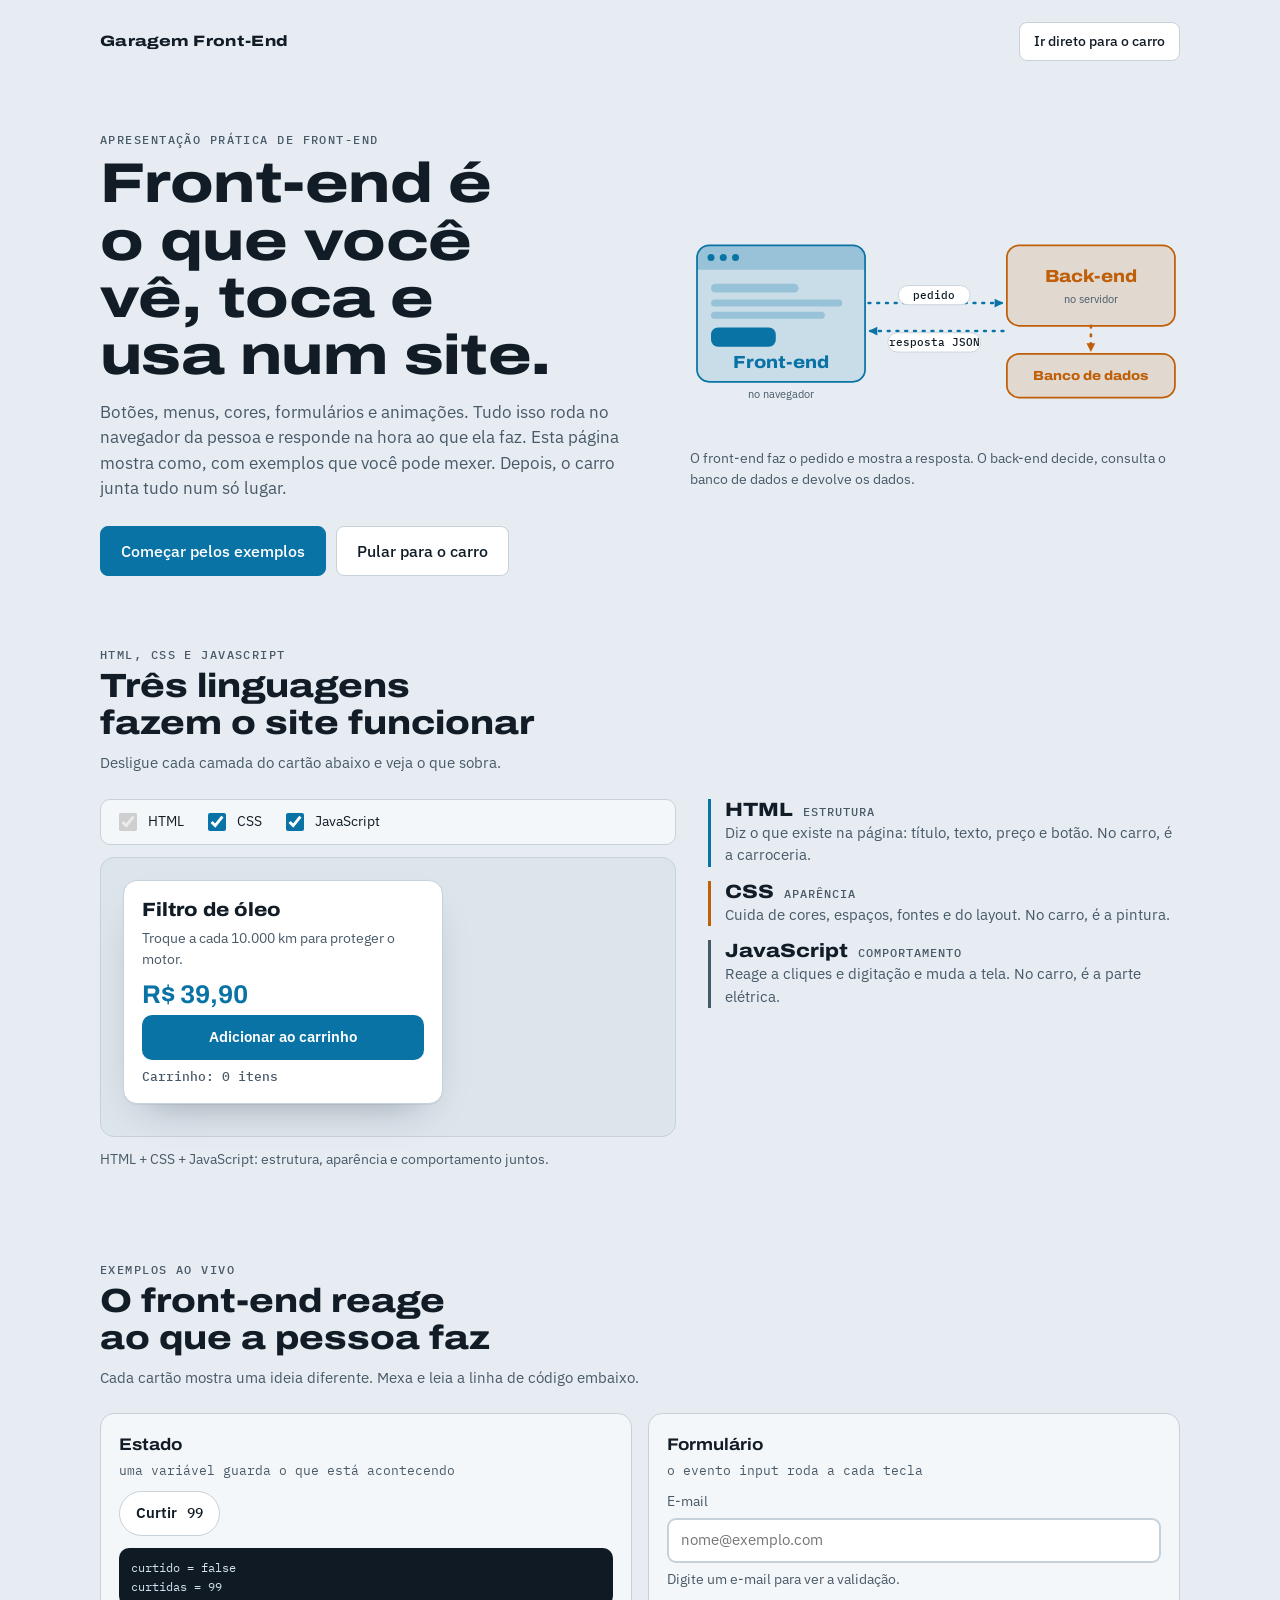
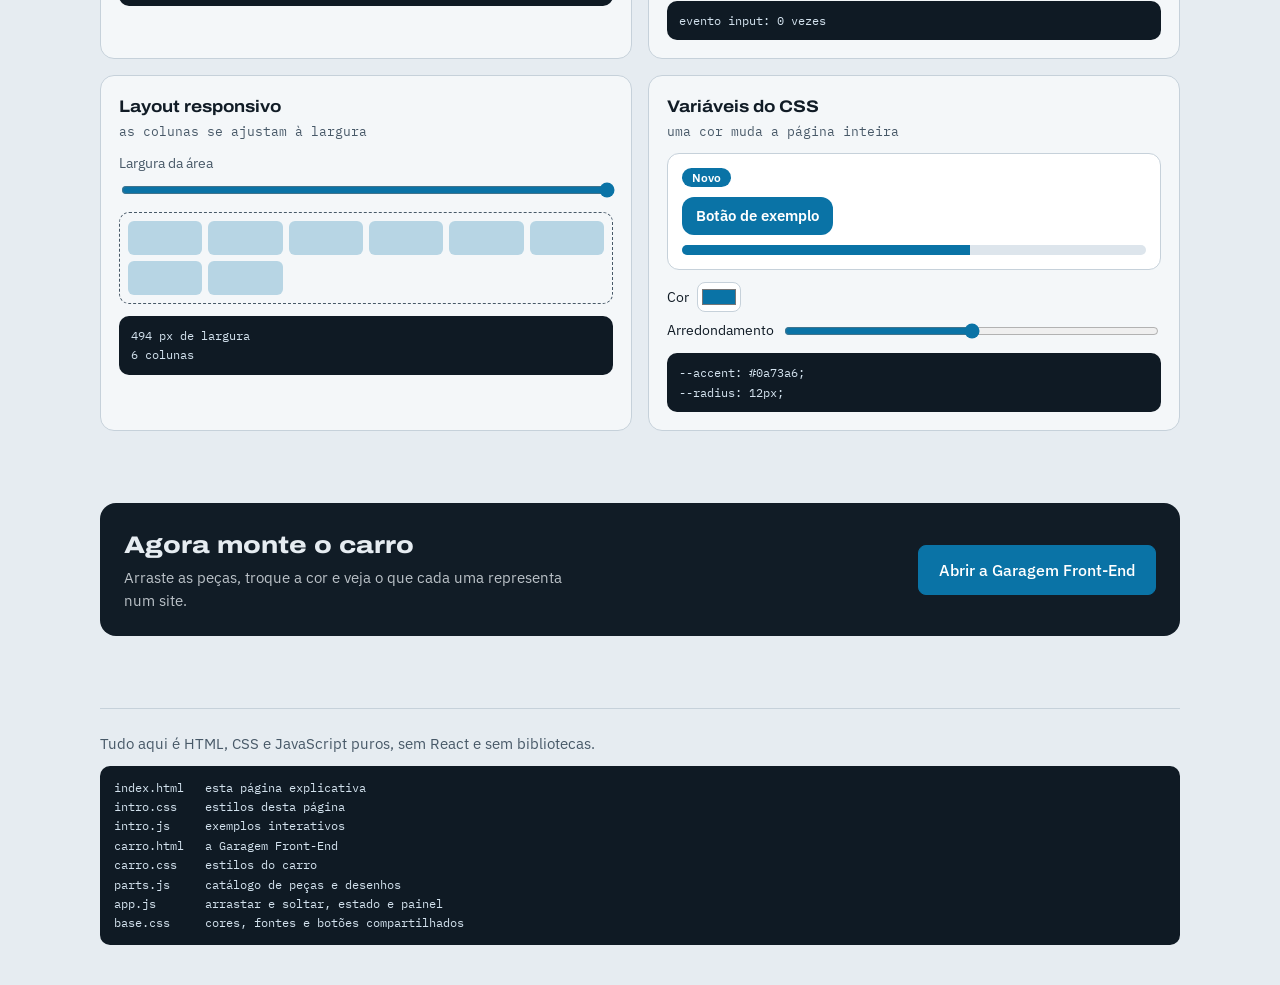
<file: index.html>
<!doctype html><html><head><meta charset=utf8><meta name=viewport content="width=device-width,initial-scale=1,viewport-fit=cover"><style>:root{color-scheme:light;box-sizing:border-box;padding-top:env(safe-area-inset-top,0px);padding-bottom:env(safe-area-inset-bottom,0px)}html{scroll-padding-top:env(safe-area-inset-top,0px)}body{margin:0;padding:0;font:14px -apple-system,BlinkMacSystemFont,sans-serif;background:#fff;color:#000}img{max-width:100%}[hidden]:not([hidden=until-found i]){display:none!important}</style></head><body>
<title>Garagem Front-End</title>
<link rel="preconnect" href="https://fonts.googleapis.com">
<link rel="preconnect" href="https://fonts.gstatic.com" crossorigin>
<link rel="stylesheet" href="https://fonts.googleapis.com/css2?family=Archivo:wdth,wght@100..125,500..900&family=IBM+Plex+Mono:wght@400;500&family=IBM+Plex+Sans:wght@400;500;600&display=swap">
<link rel="stylesheet" href="base.css">
<link rel="stylesheet" href="intro.css">
<div class="wrap">

  <header class="nav">
    <span class="brand">Garagem Front-End</span>
    <a class="btn" href="carro.html">Ir direto para o carro</a>
  </header>

  <section class="hero" aria-labelledby="h-hero">
    <div class="hero-text">
      <p class="eyebrow">Apresentação prática de front-end</p>
      <h1 id="h-hero">Front-end é o que você vê, toca e usa num site.</h1>
      <p class="lede">Botões, menus, cores, formulários e animações. Tudo isso roda no navegador da pessoa e responde na hora ao que ela faz. Esta página mostra como, com exemplos que você pode mexer. Depois, o carro junta tudo num só lugar.</p>
      <div class="hero-actions">
        <a class="btn primary big" href="#camadas">Começar pelos exemplos</a>
        <a class="btn big" href="carro.html">Pular para o carro</a>
      </div>
    </div>
    <figure class="diagram">
      <svg viewBox="0 0 560 250" role="img" aria-label="O navegador, que é o front-end, faz pedidos ao servidor, que é o back-end. O servidor consulta o banco de dados e devolve a resposta.">
        <rect class="dg-fe" x="8" y="30" width="192" height="156" rx="14"/>
        <path class="dg-fe-bar" d="M8 44 Q8 30 22 30 L186 30 Q200 30 200 44 L200 58 L8 58 Z"/>
        <circle class="dg-dot" cx="24" cy="44" r="4"/><circle class="dg-dot" cx="38" cy="44" r="4"/><circle class="dg-dot" cx="52" cy="44" r="4"/>
        <rect class="dg-ui" x="24" y="74" width="100" height="10" rx="5"/>
        <rect class="dg-ui" x="24" y="92" width="150" height="8" rx="4"/>
        <rect class="dg-ui" x="24" y="106" width="130" height="8" rx="4"/>
        <rect class="dg-btn" x="24" y="124" width="74" height="22" rx="8"/>
        <text class="dg-lab-fe" x="104" y="170" text-anchor="middle">Front-end</text>
        <text class="dg-sub" x="104" y="205" text-anchor="middle">no navegador</text>

        <path class="dg-line" d="M204 96 L358 96"/><path class="dg-head" d="M358 96 L348 91 L348 101 Z"/>
        <path class="dg-line" d="M358 128 L204 128"/><path class="dg-head" d="M204 128 L214 123 L214 133 Z"/>
        <rect class="dg-chip" x="238" y="76" width="82" height="22" rx="11"/>
        <text class="dg-chip-t" x="279" y="91" text-anchor="middle">pedido</text>
        <rect class="dg-chip" x="226" y="130" width="106" height="22" rx="11"/>
        <text class="dg-chip-t" x="279" y="145" text-anchor="middle">resposta JSON</text>

        <rect class="dg-be" x="362" y="30" width="192" height="92" rx="14"/>
        <text class="dg-lab-be" x="458" y="72" text-anchor="middle">Back-end</text>
        <text class="dg-sub" x="458" y="96" text-anchor="middle">no servidor</text>
        <path class="dg-line be" d="M458 122 L458 146"/><path class="dg-head be" d="M458 152 L453 142 L463 142 Z"/>
        <rect class="dg-be" x="362" y="154" width="192" height="50" rx="14"/>
        <text class="dg-lab-be small" x="458" y="184" text-anchor="middle">Banco de dados</text>
      </svg>
      <figcaption>O front-end faz o pedido e mostra a resposta. O back-end decide, consulta o banco de dados e devolve os dados.</figcaption>
    </figure>
  </section>

  <section class="block" id="camadas" aria-labelledby="h-cam">
    <div class="sec-head">
      <p class="eyebrow">HTML, CSS e JavaScript</p>
      <h2 id="h-cam">Três linguagens fazem o site funcionar</h2>
      <p>Desligue cada camada do cartão abaixo e veja o que sobra.</p>
    </div>
    <div class="lab-grid">
      <div class="lab" id="lab" data-css="on" data-js="on">
        <div class="lab-controls" role="group" aria-label="Camadas ligadas">
          <label class="sw"><input type="checkbox" checked disabled> HTML</label>
          <label class="sw"><input type="checkbox" id="t-css" checked> CSS</label>
          <label class="sw"><input type="checkbox" id="t-js" checked> JavaScript</label>
        </div>
        <div class="lab-stage">
          <article class="prod">
            <h3>Filtro de óleo</h3>
            <p class="desc">Troque a cada 10.000 km para proteger o motor.</p>
            <p class="price">R$ 39,90</p>
            <button type="button" class="buy" id="buy">Adicionar ao carrinho</button>
            <p class="cart" id="cart-msg" aria-live="polite">Carrinho: 0 itens</p>
          </article>
        </div>
        <p class="lab-note" id="lab-note"></p>
      </div>
      <ul class="layers">
        <li><div class="layer-head"><b>HTML</b><span>estrutura</span></div><p>Diz o que existe na página: título, texto, preço e botão. No carro, é a carroceria.</p></li>
        <li><div class="layer-head"><b>CSS</b><span>aparência</span></div><p>Cuida de cores, espaços, fontes e do layout. No carro, é a pintura.</p></li>
        <li><div class="layer-head"><b>JavaScript</b><span>comportamento</span></div><p>Reage a cliques e digitação e muda a tela. No carro, é a parte elétrica.</p></li>
      </ul>
    </div>
  </section>

  <section class="block" id="vivo" aria-labelledby="h-vivo">
    <div class="sec-head">
      <p class="eyebrow">Exemplos ao vivo</p>
      <h2 id="h-vivo">O front-end reage ao que a pessoa faz</h2>
      <p>Cada cartão mostra uma ideia diferente. Mexa e leia a linha de código embaixo.</p>
    </div>
    <div class="demos">

      <article class="card demo">
        <h3>Estado</h3>
        <p class="tagline">uma variável guarda o que está acontecendo</p>
        <div><button type="button" class="like" id="like" aria-pressed="false"><span id="like-label">Curtir</span><b id="like-n">12</b></button></div>
        <pre class="mini"><code id="like-state"></code></pre>
      </article>

      <article class="card demo">
        <h3>Formulário</h3>
        <p class="tagline">o evento input roda a cada tecla</p>
        <div class="field" id="mail-field" data-state="idle">
          <label for="mail">E-mail</label>
          <input id="mail" type="text" inputmode="email" autocomplete="off" spellcheck="false" placeholder="nome@exemplo.com" aria-describedby="mail-msg">
          <p class="field-msg" id="mail-msg" aria-live="polite">Digite um e-mail para ver a validação.</p>
        </div>
        <pre class="mini"><code id="mail-count">evento input: 0 vezes</code></pre>
      </article>

      <article class="card demo">
        <h3>Layout responsivo</h3>
        <p class="tagline">as colunas se ajustam à largura</p>
        <div class="field">
          <label for="rng">Largura da área</label>
          <input id="rng" type="range" min="25" max="100" value="100">
        </div>
        <div class="resp-outer">
          <div class="resp-box" id="resp-box"><div class="resp-grid" id="resp-grid"><i></i><i></i><i></i><i></i><i></i><i></i><i></i><i></i></div></div>
        </div>
        <pre class="mini"><code id="rng-label"></code></pre>
      </article>

      <article class="card demo">
        <h3>Variáveis do CSS</h3>
        <p class="tagline">uma cor muda a página inteira</p>
        <div class="pv" id="pv">
          <span class="pv-badge">Novo</span>
          <button type="button" class="pv-btn" tabindex="-1">Botão de exemplo</button>
          <div class="pv-bar"><i></i></div>
        </div>
        <div class="pv-controls">
          <label class="inline">Cor <input type="color" id="pv-color" value="#0a73a6"></label>
          <label class="inline">Arredondamento <input type="range" id="pv-radius" min="0" max="24" value="12"></label>
        </div>
        <pre class="mini"><code id="pv-code"></code></pre>
      </article>
    </div>
  </section>
  
  <section class="block" id="carro" aria-labelledby="h-car">

    <div class="cta">
      <div>
        <h3>Agora monte o carro</h3>
        <p>Arraste as peças, troque a cor e veja o que cada uma representa num site.</p>
      </div>
      <a class="btn primary big" href="carro.html">Abrir a Garagem Front-End</a>
    </div>
  </section>

  <footer class="foot">
    <p>Tudo aqui é HTML, CSS e JavaScript puros, sem React e sem bibliotecas.</p>
    <pre><code>index.html   esta página explicativa
intro.css    estilos desta página
intro.js     exemplos interativos
carro.html   a Garagem Front-End
carro.css    estilos do carro
parts.js     catálogo de peças e desenhos
app.js       arrastar e soltar, estado e painel
base.css     cores, fontes e botões compartilhados</code></pre>
  </footer>

</div>
<script src="intro.js"></script>

</body></html>
</file>
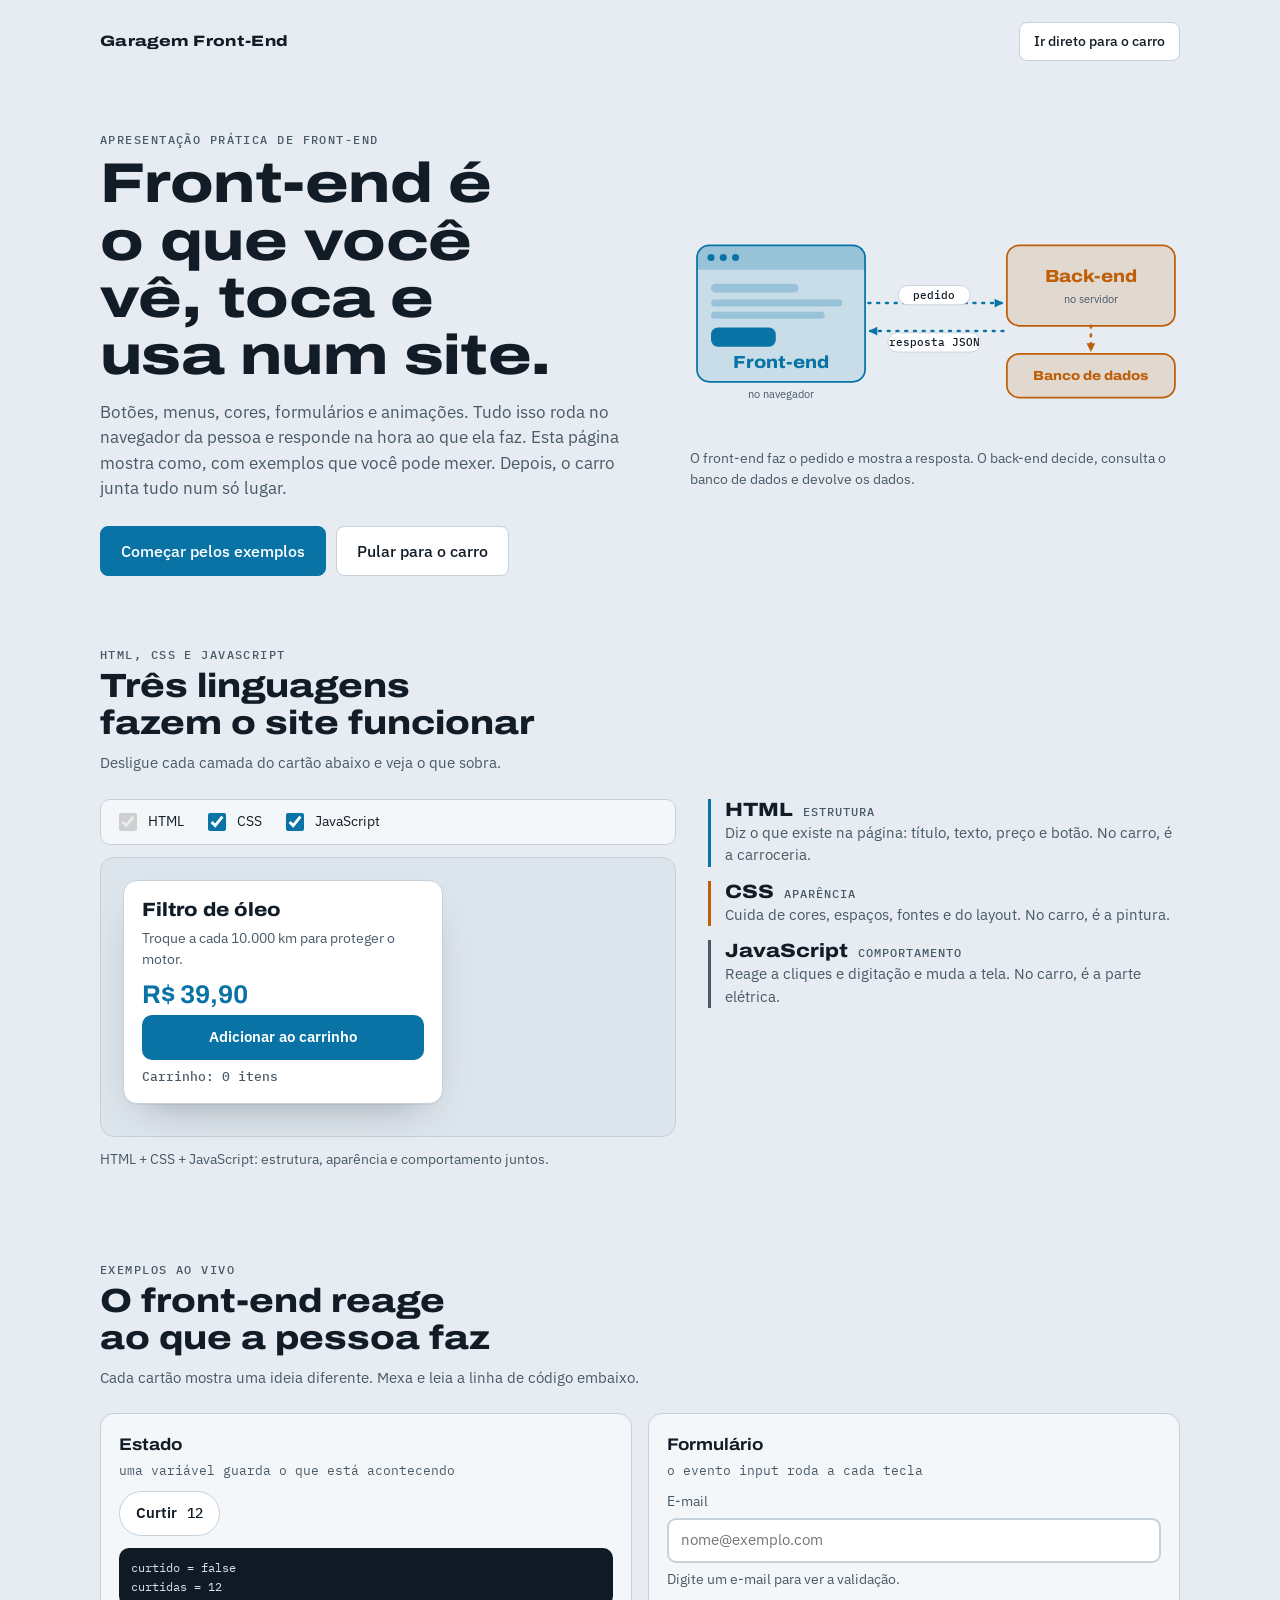
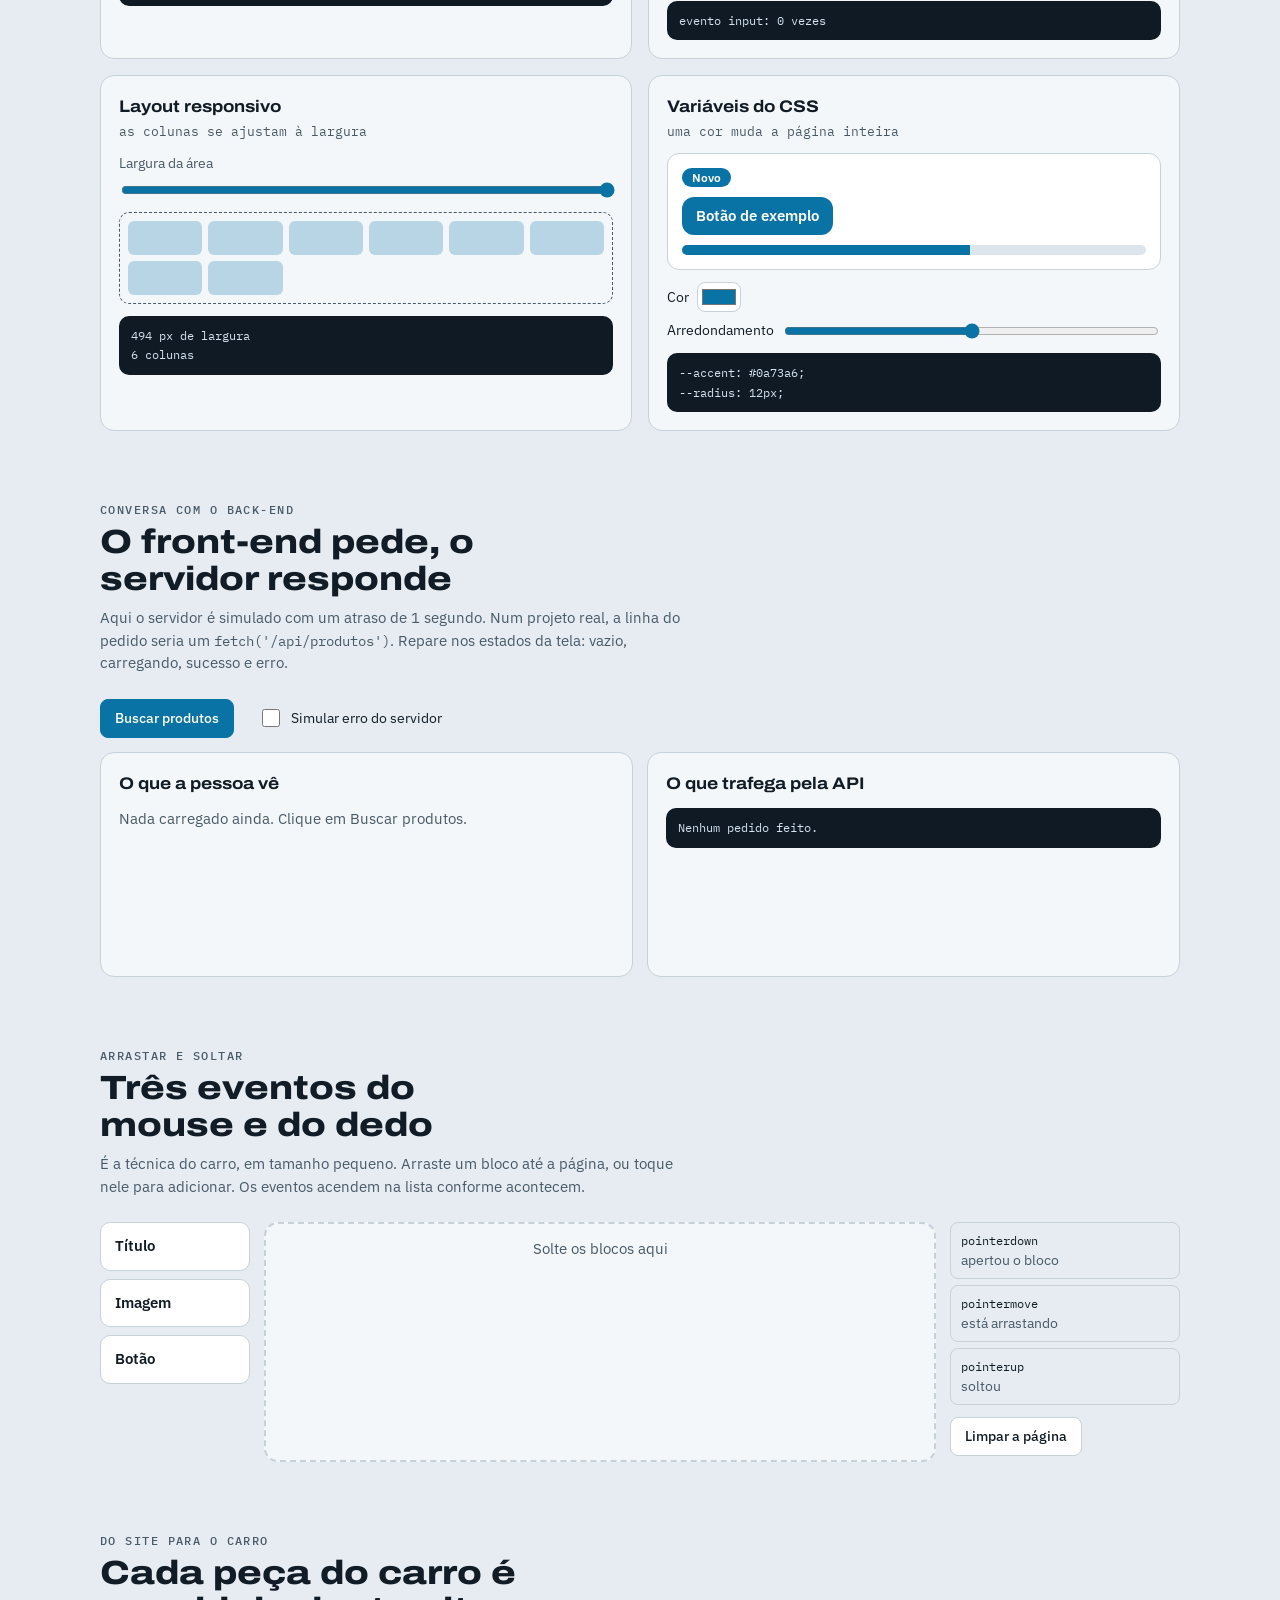
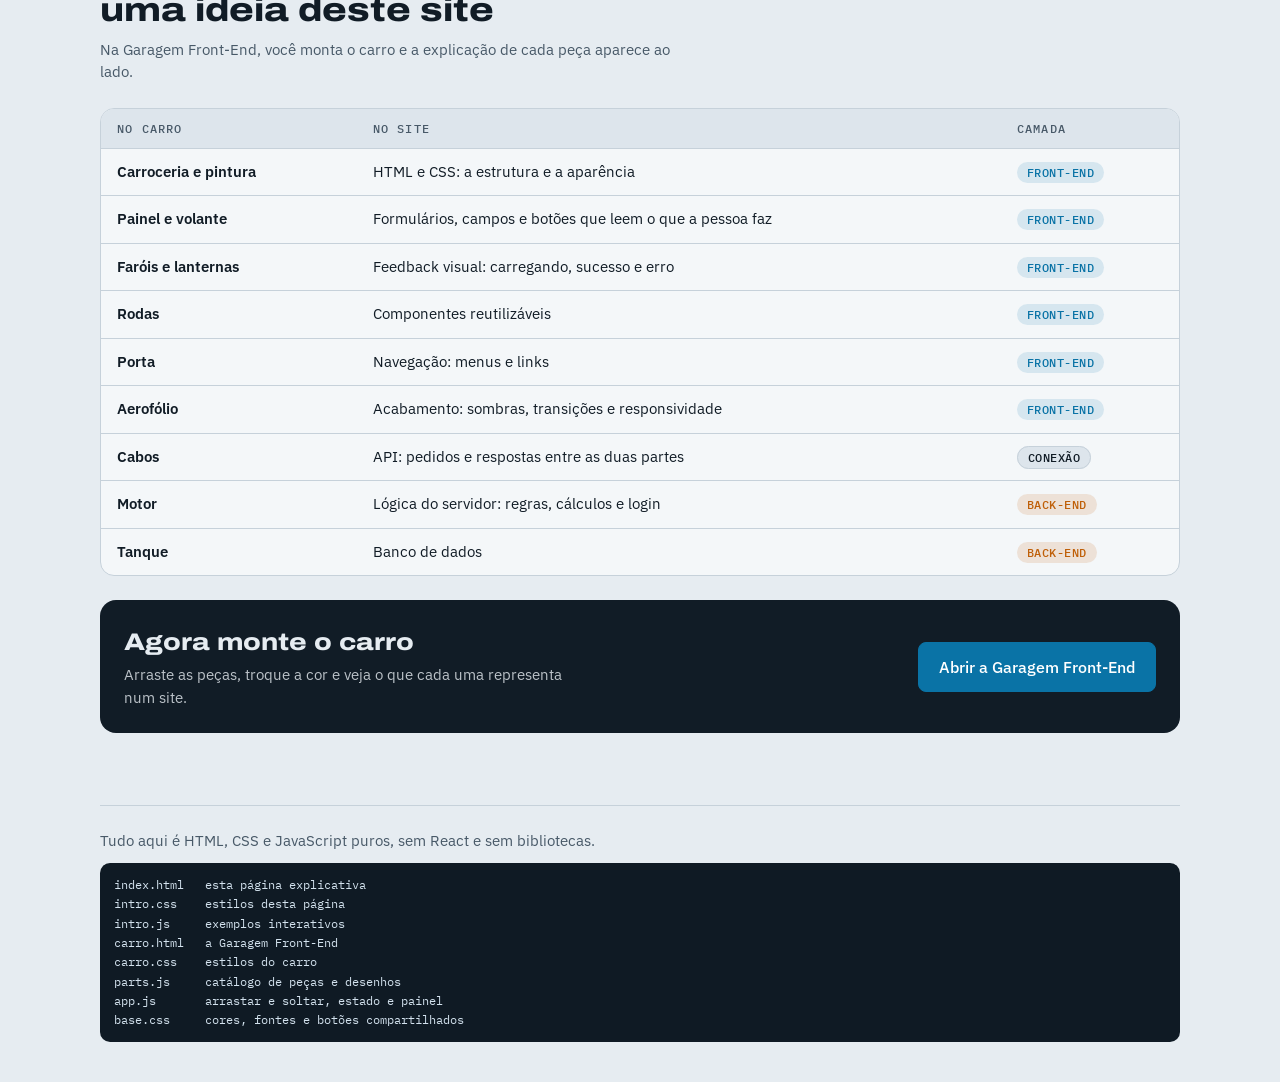
<file: Garagem Front-End (1)/index.html>
<!doctype html><html><head><meta charset=utf8><meta name=viewport content="width=device-width,initial-scale=1,viewport-fit=cover"><style>:root{color-scheme:light;box-sizing:border-box;padding-top:env(safe-area-inset-top,0px);padding-bottom:env(safe-area-inset-bottom,0px)}html{scroll-padding-top:env(safe-area-inset-top,0px)}body{margin:0;padding:0;font:14px -apple-system,BlinkMacSystemFont,sans-serif;background:#fff;color:#000}img{max-width:100%}[hidden]:not([hidden=until-found i]){display:none!important}</style></head><body>
<title>Garagem Front-End</title>
<link rel="preconnect" href="https://fonts.googleapis.com">
<link rel="preconnect" href="https://fonts.gstatic.com" crossorigin>
<link rel="stylesheet" href="https://fonts.googleapis.com/css2?family=Archivo:wdth,wght@100..125,500..900&family=IBM+Plex+Mono:wght@400;500&family=IBM+Plex+Sans:wght@400;500;600&display=swap">
<link rel="stylesheet" href="base.css">
<link rel="stylesheet" href="intro.css">
<div class="wrap">

  <header class="nav">
    <span class="brand">Garagem Front-End</span>
    <a class="btn" href="carro.html">Ir direto para o carro</a>
  </header>

  <section class="hero" aria-labelledby="h-hero">
    <div class="hero-text">
      <p class="eyebrow">Apresentação prática de front-end</p>
      <h1 id="h-hero">Front-end é o que você vê, toca e usa num site.</h1>
      <p class="lede">Botões, menus, cores, formulários e animações. Tudo isso roda no navegador da pessoa e responde na hora ao que ela faz. Esta página mostra como, com exemplos que você pode mexer. Depois, o carro junta tudo num só lugar.</p>
      <div class="hero-actions">
        <a class="btn primary big" href="#camadas">Começar pelos exemplos</a>
        <a class="btn big" href="carro.html">Pular para o carro</a>
      </div>
    </div>
    <figure class="diagram">
      <svg viewBox="0 0 560 250" role="img" aria-label="O navegador, que é o front-end, faz pedidos ao servidor, que é o back-end. O servidor consulta o banco de dados e devolve a resposta.">
        <rect class="dg-fe" x="8" y="30" width="192" height="156" rx="14"/>
        <path class="dg-fe-bar" d="M8 44 Q8 30 22 30 L186 30 Q200 30 200 44 L200 58 L8 58 Z"/>
        <circle class="dg-dot" cx="24" cy="44" r="4"/><circle class="dg-dot" cx="38" cy="44" r="4"/><circle class="dg-dot" cx="52" cy="44" r="4"/>
        <rect class="dg-ui" x="24" y="74" width="100" height="10" rx="5"/>
        <rect class="dg-ui" x="24" y="92" width="150" height="8" rx="4"/>
        <rect class="dg-ui" x="24" y="106" width="130" height="8" rx="4"/>
        <rect class="dg-btn" x="24" y="124" width="74" height="22" rx="8"/>
        <text class="dg-lab-fe" x="104" y="170" text-anchor="middle">Front-end</text>
        <text class="dg-sub" x="104" y="205" text-anchor="middle">no navegador</text>

        <path class="dg-line" d="M204 96 L358 96"/><path class="dg-head" d="M358 96 L348 91 L348 101 Z"/>
        <path class="dg-line" d="M358 128 L204 128"/><path class="dg-head" d="M204 128 L214 123 L214 133 Z"/>
        <rect class="dg-chip" x="238" y="76" width="82" height="22" rx="11"/>
        <text class="dg-chip-t" x="279" y="91" text-anchor="middle">pedido</text>
        <rect class="dg-chip" x="226" y="130" width="106" height="22" rx="11"/>
        <text class="dg-chip-t" x="279" y="145" text-anchor="middle">resposta JSON</text>

        <rect class="dg-be" x="362" y="30" width="192" height="92" rx="14"/>
        <text class="dg-lab-be" x="458" y="72" text-anchor="middle">Back-end</text>
        <text class="dg-sub" x="458" y="96" text-anchor="middle">no servidor</text>
        <path class="dg-line be" d="M458 122 L458 146"/><path class="dg-head be" d="M458 152 L453 142 L463 142 Z"/>
        <rect class="dg-be" x="362" y="154" width="192" height="50" rx="14"/>
        <text class="dg-lab-be small" x="458" y="184" text-anchor="middle">Banco de dados</text>
      </svg>
      <figcaption>O front-end faz o pedido e mostra a resposta. O back-end decide, consulta o banco de dados e devolve os dados.</figcaption>
    </figure>
  </section>

  <section class="block" id="camadas" aria-labelledby="h-cam">
    <div class="sec-head">
      <p class="eyebrow">HTML, CSS e JavaScript</p>
      <h2 id="h-cam">Três linguagens fazem o site funcionar</h2>
      <p>Desligue cada camada do cartão abaixo e veja o que sobra.</p>
    </div>
    <div class="lab-grid">
      <div class="lab" id="lab" data-css="on" data-js="on">
        <div class="lab-controls" role="group" aria-label="Camadas ligadas">
          <label class="sw"><input type="checkbox" checked disabled> HTML</label>
          <label class="sw"><input type="checkbox" id="t-css" checked> CSS</label>
          <label class="sw"><input type="checkbox" id="t-js" checked> JavaScript</label>
        </div>
        <div class="lab-stage">
          <article class="prod">
            <h3>Filtro de óleo</h3>
            <p class="desc">Troque a cada 10.000 km para proteger o motor.</p>
            <p class="price">R$ 39,90</p>
            <button type="button" class="buy" id="buy">Adicionar ao carrinho</button>
            <p class="cart" id="cart-msg" aria-live="polite">Carrinho: 0 itens</p>
          </article>
        </div>
        <p class="lab-note" id="lab-note"></p>
      </div>
      <ul class="layers">
        <li><div class="layer-head"><b>HTML</b><span>estrutura</span></div><p>Diz o que existe na página: título, texto, preço e botão. No carro, é a carroceria.</p></li>
        <li><div class="layer-head"><b>CSS</b><span>aparência</span></div><p>Cuida de cores, espaços, fontes e do layout. No carro, é a pintura.</p></li>
        <li><div class="layer-head"><b>JavaScript</b><span>comportamento</span></div><p>Reage a cliques e digitação e muda a tela. No carro, é a parte elétrica.</p></li>
      </ul>
    </div>
  </section>

  <section class="block" id="vivo" aria-labelledby="h-vivo">
    <div class="sec-head">
      <p class="eyebrow">Exemplos ao vivo</p>
      <h2 id="h-vivo">O front-end reage ao que a pessoa faz</h2>
      <p>Cada cartão mostra uma ideia diferente. Mexa e leia a linha de código embaixo.</p>
    </div>
    <div class="demos">

      <article class="card demo">
        <h3>Estado</h3>
        <p class="tagline">uma variável guarda o que está acontecendo</p>
        <div><button type="button" class="like" id="like" aria-pressed="false"><span id="like-label">Curtir</span><b id="like-n">12</b></button></div>
        <pre class="mini"><code id="like-state"></code></pre>
      </article>

      <article class="card demo">
        <h3>Formulário</h3>
        <p class="tagline">o evento input roda a cada tecla</p>
        <div class="field" id="mail-field" data-state="idle">
          <label for="mail">E-mail</label>
          <input id="mail" type="text" inputmode="email" autocomplete="off" spellcheck="false" placeholder="nome@exemplo.com" aria-describedby="mail-msg">
          <p class="field-msg" id="mail-msg" aria-live="polite">Digite um e-mail para ver a validação.</p>
        </div>
        <pre class="mini"><code id="mail-count">evento input: 0 vezes</code></pre>
      </article>

      <article class="card demo">
        <h3>Layout responsivo</h3>
        <p class="tagline">as colunas se ajustam à largura</p>
        <div class="field">
          <label for="rng">Largura da área</label>
          <input id="rng" type="range" min="25" max="100" value="100">
        </div>
        <div class="resp-outer">
          <div class="resp-box" id="resp-box"><div class="resp-grid" id="resp-grid"><i></i><i></i><i></i><i></i><i></i><i></i><i></i><i></i></div></div>
        </div>
        <pre class="mini"><code id="rng-label"></code></pre>
      </article>

      <article class="card demo">
        <h3>Variáveis do CSS</h3>
        <p class="tagline">uma cor muda a página inteira</p>
        <div class="pv" id="pv">
          <span class="pv-badge">Novo</span>
          <button type="button" class="pv-btn" tabindex="-1">Botão de exemplo</button>
          <div class="pv-bar"><i></i></div>
        </div>
        <div class="pv-controls">
          <label class="inline">Cor <input type="color" id="pv-color" value="#0a73a6"></label>
          <label class="inline">Arredondamento <input type="range" id="pv-radius" min="0" max="24" value="12"></label>
        </div>
        <pre class="mini"><code id="pv-code"></code></pre>
      </article>
    </div>
  </section>

  <section class="block" id="api" aria-labelledby="h-api">
    <div class="sec-head">
      <p class="eyebrow">Conversa com o back-end</p>
      <h2 id="h-api">O front-end pede, o servidor responde</h2>
      <p>Aqui o servidor é simulado com um atraso de 1 segundo. Num projeto real, a linha do pedido seria um <code>fetch('/api/produtos')</code>. Repare nos estados da tela: vazio, carregando, sucesso e erro.</p>
    </div>
    <div class="api">
      <div class="api-controls">
        <button type="button" class="btn primary" id="api-go">Buscar produtos</button>
        <label class="sw"><input type="checkbox" id="api-err"> Simular erro do servidor</label>
      </div>
      <div class="api-grid">
        <div class="card api-pane"><h3>O que a pessoa vê</h3><div class="api-ui" id="api-ui" aria-live="polite"><p class="api-empty">Nada carregado ainda. Clique em Buscar produtos.</p></div></div>
        <div class="card api-pane"><h3>O que trafega pela API</h3><pre class="mini"><code id="api-log">Nenhum pedido feito.</code></pre></div>
      </div>
    </div>
  </section>

  <section class="block" id="arrastar" aria-labelledby="h-dd">
    <div class="sec-head">
      <p class="eyebrow">Arrastar e soltar</p>
      <h2 id="h-dd">Três eventos do mouse e do dedo</h2>
      <p>É a técnica do carro, em tamanho pequeno. Arraste um bloco até a página, ou toque nele para adicionar. Os eventos acendem na lista conforme acontecem.</p>
    </div>
    <div class="dd">
      <div class="dd-tray" aria-label="Blocos disponíveis">
        <button type="button" class="tile" data-kind="titulo">Título</button>
        <button type="button" class="tile" data-kind="imagem">Imagem</button>
        <button type="button" class="tile" data-kind="botao">Botão</button>
      </div>
      <div class="dd-page" id="dd-page" aria-label="Página em construção">
        <p class="dd-empty" id="dd-empty">Solte os blocos aqui</p>
      </div>
      <div class="dd-side">
        <ol class="dd-events" id="dd-events">
          <li data-ev="pointerdown"><code>pointerdown</code> apertou o bloco</li>
          <li data-ev="pointermove"><code>pointermove</code> está arrastando</li>
          <li data-ev="pointerup"><code>pointerup</code> soltou</li>
        </ol>
        <button type="button" class="btn" id="dd-reset">Limpar a página</button>
      </div>
    </div>
  </section>

  <section class="block" id="carro" aria-labelledby="h-car">
    <div class="sec-head">
      <p class="eyebrow">Do site para o carro</p>
      <h2 id="h-car">Cada peça do carro é uma ideia deste site</h2>
      <p>Na Garagem Front-End, você monta o carro e a explicação de cada peça aparece ao lado.</p>
    </div>
    <div class="tbl-wrap">
      <table class="map">
        <thead><tr><th scope="col">No carro</th><th scope="col">No site</th><th scope="col">Camada</th></tr></thead>
        <tbody>
          <tr><th scope="row">Carroceria e pintura</th><td>HTML e CSS: a estrutura e a aparência</td><td><span class="badge front">Front-end</span></td></tr>
          <tr><th scope="row">Painel e volante</th><td>Formulários, campos e botões que leem o que a pessoa faz</td><td><span class="badge front">Front-end</span></td></tr>
          <tr><th scope="row">Faróis e lanternas</th><td>Feedback visual: carregando, sucesso e erro</td><td><span class="badge front">Front-end</span></td></tr>
          <tr><th scope="row">Rodas</th><td>Componentes reutilizáveis</td><td><span class="badge front">Front-end</span></td></tr>
          <tr><th scope="row">Porta</th><td>Navegação: menus e links</td><td><span class="badge front">Front-end</span></td></tr>
          <tr><th scope="row">Aerofólio</th><td>Acabamento: sombras, transições e responsividade</td><td><span class="badge front">Front-end</span></td></tr>
          <tr><th scope="row">Cabos</th><td>API: pedidos e respostas entre as duas partes</td><td><span class="badge bridge">Conexão</span></td></tr>
          <tr><th scope="row">Motor</th><td>Lógica do servidor: regras, cálculos e login</td><td><span class="badge back">Back-end</span></td></tr>
          <tr><th scope="row">Tanque</th><td>Banco de dados</td><td><span class="badge back">Back-end</span></td></tr>
        </tbody>
      </table>
    </div>
    <div class="cta">
      <div>
        <h3>Agora monte o carro</h3>
        <p>Arraste as peças, troque a cor e veja o que cada uma representa num site.</p>
      </div>
      <a class="btn primary big" href="carro.html">Abrir a Garagem Front-End</a>
    </div>
  </section>

  <footer class="foot">
    <p>Tudo aqui é HTML, CSS e JavaScript puros, sem React e sem bibliotecas.</p>
    <pre><code>index.html   esta página explicativa
intro.css    estilos desta página
intro.js     exemplos interativos
carro.html   a Garagem Front-End
carro.css    estilos do carro
parts.js     catálogo de peças e desenhos
app.js       arrastar e soltar, estado e painel
base.css     cores, fontes e botões compartilhados</code></pre>
  </footer>

</div>
<script src="intro.js"></script>

</body></html>
</file>
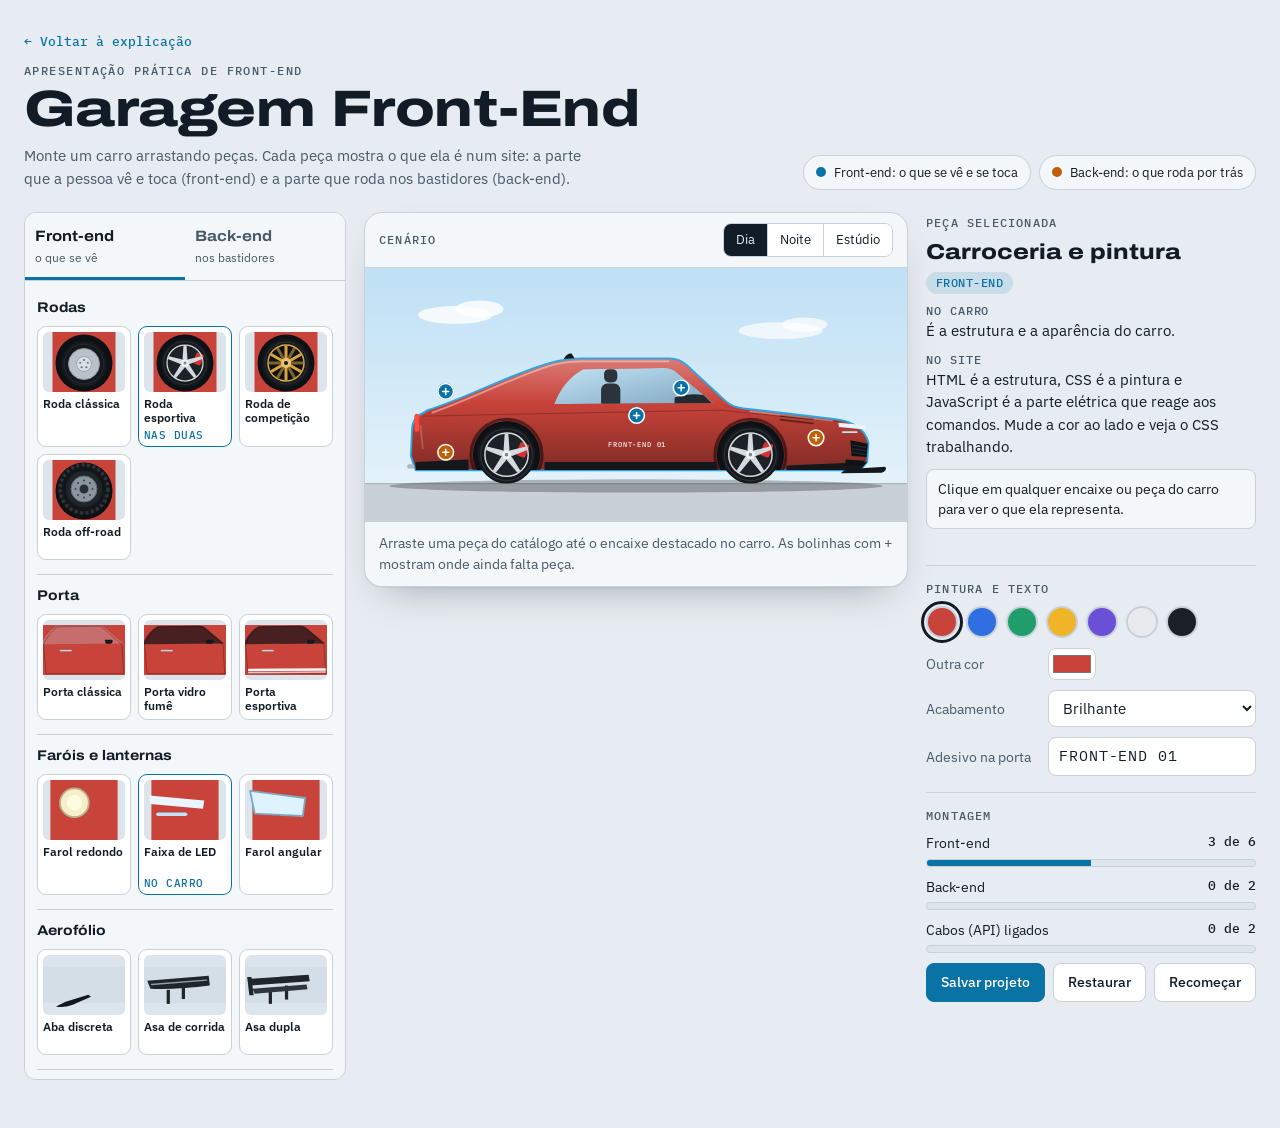
<file: carro.html>
<!doctype html>
<html lang="pt-BR">
<head>
<meta charset="utf-8">
<meta name="viewport" content="width=device-width, initial-scale=1">
<title>Montar o carro</title>
<link rel="preconnect" href="https://fonts.googleapis.com">
<link rel="preconnect" href="https://fonts.gstatic.com" crossorigin>
<link rel="stylesheet" href="https://fonts.googleapis.com/css2?family=Archivo:wdth,wght@100..125,500..900&family=IBM+Plex+Mono:wght@400;500&family=IBM+Plex+Sans:wght@400;500;600&display=swap">
<link rel="stylesheet" href="base.css">
<link rel="stylesheet" href="carro.css">
</head>
<body>
<div class="page">
  <header class="top">
    <div>
      <a class="crumb" href="index.html">&larr; Voltar à explicação</a>
      <p class="eyebrow">Apresentação prática de front-end</p>
      <h1>Garagem Front-End</h1>
      <p class="lede">Monte um carro arrastando peças. Cada peça mostra o que ela é num site: a parte que a pessoa vê e toca (front-end) e a parte que roda nos bastidores (back-end).</p>
    </div>
    <div class="legend" aria-label="Legenda das cores">
      <span class="key f"><i></i>Front-end: o que se vê e se toca</span>
      <span class="key b"><i></i>Back-end: o que roda por trás</span>
    </div>
  </header>

  <main class="grid">
    <aside class="tray-card" id="tray" aria-label="Catálogo de peças">
      <div class="tabs" role="tablist">
        <button type="button" role="tab" class="tab" id="tab-front" aria-selected="true"><b>Front-end</b><small>o que se vê</small></button>
        <button type="button" role="tab" class="tab" id="tab-back" aria-selected="false"><b>Back-end</b><small>nos bastidores</small></button>
      </div>
      <div class="tray-body" id="tray-front"></div>
      <div class="tray-body" id="tray-back" hidden></div>
      <p class="tray-hint">Arraste uma peça até o carro. Também vale tocar na peça e depois no encaixe.</p>
    </aside>

    <section class="stage-card" aria-label="Palco do carro">
      <div class="stage-bar">
        <span>Cenário</span>
        <div class="seg" role="group" aria-label="Cenário">
          <button type="button" class="scene-btn" data-scene="dia" aria-pressed="true">Dia</button>
          <button type="button" class="scene-btn" data-scene="noite" aria-pressed="false">Noite</button>
          <button type="button" class="scene-btn" data-scene="estudio" aria-pressed="false">Estúdio</button>
        </div>
      </div>
      <div class="stage" id="stage" data-scene="dia">
        <svg id="svg" viewBox="0 0 900 420" role="img" aria-label="Hatch esportivo visto de lado, com encaixes para as peças" style="--car:#c8433a;--car-light:#df7f77;--car-dark:#8c2a24;--decal:#ffffff">
          <defs>
            <linearGradient id="sky" x1="0" y1="0" x2="0" y2="1"><stop offset="0" style="stop-color:var(--sky-a)"/><stop offset="1" style="stop-color:var(--sky-b)"/></linearGradient>
            <linearGradient id="bodyGrad" x1="0" y1="0" x2="0" y2="1"><stop offset="0" style="stop-color:var(--car-light)"/><stop offset=".4" style="stop-color:var(--car)"/><stop offset="1" style="stop-color:var(--car-dark)"/></linearGradient>
            <linearGradient id="glassGrad" x1="0" y1="0" x2="1" y2="1"><stop offset="0" stop-color="#c3e2f3"/><stop offset="1" stop-color="#7ea8c3"/></linearGradient>
            <linearGradient id="beamGrad" x1="0" y1="0" x2="1" y2="0"><stop offset="0" stop-color="#fff6c8" stop-opacity=".85"/><stop offset="1" stop-color="#fff6c8" stop-opacity="0"/></linearGradient>
            <clipPath id="bodyClip"><path d="M84 336 L76 312 L78 270 Q78 248 96 241 L104 236 C168 216 242 176 306 158 Q330 150 362 150 L506 150 Q522 150 534 161 L600 222 Q610 231 628 233 L782 251 Q828 258 836 290 L834 322 L822 336 Z"/></clipPath>
            <clipPath id="winClip"><path d="M314 226 C324 200 340 180 362 168 L498 166 Q510 166 518 174 L578 224 Z"/></clipPath>
          </defs>

          <rect width="900" height="420" fill="url(#sky)"/>
          <g id="sc-dia" aria-hidden="true">
            <ellipse cx="150" cy="78" rx="62" ry="15" fill="#fff" opacity=".8"/><ellipse cx="190" cy="68" rx="40" ry="14" fill="#fff" opacity=".8"/>
            <ellipse cx="690" cy="104" rx="70" ry="14" fill="#fff" opacity=".7"/><ellipse cx="730" cy="94" rx="38" ry="12" fill="#fff" opacity=".7"/>
          </g>
          <g id="sc-noite" aria-hidden="true" fill="#fff">
            <circle cx="90" cy="60" r="1.5" opacity=".8"/><circle cx="210" cy="104" r="1.2" opacity=".6"/><circle cx="320" cy="48" r="1.6" opacity=".9"/>
            <circle cx="430" cy="92" r="1.2" opacity=".7"/><circle cx="520" cy="40" r="1.5" opacity=".8"/><circle cx="610" cy="110" r="1.2" opacity=".6"/>
            <circle cx="700" cy="58" r="1.6" opacity=".9"/><circle cx="60" cy="130" r="1.2" opacity=".6"/><circle cx="380" cy="130" r="1.3" opacity=".6"/>
            <circle cx="840" cy="130" r="1.4" opacity=".7"/><circle cx="785" cy="72" r="22" fill="#f3efd8"/><circle cx="794" cy="66" r="19" style="fill:var(--sky-a)"/>
          </g>
          <g id="sc-estudio" aria-hidden="true"><ellipse cx="450" cy="372" rx="430" ry="34" fill="#fff" opacity=".55"/></g>

          <rect y="358" width="900" height="62" style="fill:var(--ground)"/>
          <line x1="0" y1="358" x2="900" y2="358" style="stroke:var(--ground-line)" stroke-width="2"/>
          <ellipse cx="450" cy="362" rx="410" ry="11" fill="#000" opacity=".26"/>

          <g id="car-body">
            <path class="body-path" d="M84 336 L76 312 L78 270 Q78 248 96 241 L104 236 C168 216 242 176 306 158 Q330 150 362 150 L506 150 Q522 150 534 161 L600 222 Q610 231 628 233 L782 251 Q828 258 836 290 L834 322 L822 336 Z" fill="url(#bodyGrad)" stroke="rgba(0,0,0,.25)" stroke-width="1.5" stroke-linejoin="round"/>
            <g clip-path="url(#bodyClip)">
              <circle cx="235" cy="310" r="56" fill="#0d1115"/><circle cx="640" cy="310" r="56" fill="#0d1115"/>
              <circle cx="235" cy="310" r="59" fill="none" stroke="rgba(0,0,0,.5)" stroke-width="5"/><circle cx="640" cy="310" r="59" fill="none" stroke="rgba(0,0,0,.5)" stroke-width="5"/>
              <path d="M96 246 L590 236 L790 256" fill="none" stroke="rgba(0,0,0,.2)" stroke-width="2"/>
              <path d="M298 322 L584 322 L584 340 L298 340 Z" fill="#14181c"/>
              <path d="M84 322 L172 318 L172 340 L84 340 Z" fill="#14181c"/>
              <path d="M700 328 L836 322 L836 340 L700 340 Z" fill="#14181c"/>
            </g>
            <path d="M690 245 L744 251 M690 252 L744 258" stroke="rgba(0,0,0,.45)" stroke-width="3" stroke-linecap="round" fill="none"/>
            <path d="M806 286 L835 292 L833 314 L808 312 Z" fill="#0f1317"/>
            <path d="M809 294 L832 298 M809 300 L832 304 M809 306 L831 310" stroke="#2b333a" stroke-width="1.5" fill="none"/>
            <path d="M798 318 L830 320 L826 329 L798 327 Z" fill="#0f1317"/>
            <path d="M798 334 L864 330 Q868 336 858 340 L790 341 Z" fill="#14181c"/>
            <rect x="70" y="326" width="12" height="7" rx="3" fill="#aeb7bf"/>
            <path d="M330 151 L348 150 L343 142 Q336 141 330 151 Z" fill="#14181c"/>
            <g class="shine" fill="none" stroke="#fff" stroke-linecap="round">
              <path d="M112 240 C172 220 244 182 308 162 Q332 155 362 155 L504 155" stroke-opacity=".4" stroke-width="3"/>
              <path d="M640 238 L776 254" stroke-opacity=".32" stroke-width="3"/>
              <path d="M92 262 L96 300" stroke-opacity=".2" stroke-width="3"/>
            </g>
            <text id="decal-text" x="452" y="298" text-anchor="middle" font-family="IBM Plex Mono, monospace" font-size="11" font-weight="500" letter-spacing="1.4" style="fill:var(--decal)" opacity=".92">FRONT-END 01</text>
          </g>

          <g id="glass" clip-path="url(#winClip)">
            <path d="M314 226 C324 200 340 180 362 168 L498 166 Q510 166 518 174 L578 224 Z" fill="url(#glassGrad)"/>
            <rect x="392" y="192" width="32" height="40" rx="10" fill="#2b333b"/><rect x="397" y="168" width="22" height="22" rx="8" fill="#2b333b"/>
            <path d="M514 226 L514 215 Q538 207 562 211 L578 226 Z" fill="#222a31"/>
          </g>

          <g id="L-painel" clip-path="url(#winClip)"></g>
          <g id="L-porta"></g>
          <g id="L-motor"></g>
          <g id="L-tanque"></g>
          <g id="L-cables"></g>
          <g id="L-aerofolio"></g>
          <g id="L-luzes"></g>
          <g id="L-rodaT"></g>
          <g id="L-rodaF"></g>
          <g id="L-zones"></g>
          <g id="L-pins"></g>
        </svg>
      </div>
      <p class="status" id="status" role="status" aria-live="polite">Arraste uma peça do catálogo até o encaixe destacado no carro. As bolinhas com + mostram onde ainda falta peça.</p>
    </section>

    <aside class="panel" aria-label="Painel de detalhes">
      <section class="sec" aria-labelledby="h-sel">
        <h2 id="h-sel">Peça selecionada</h2>
        <div class="sel-head"><h3 id="sel-title">Carroceria e pintura</h3><span id="sel-layer" class="badge front">Front-end</span></div>
        <dl class="pair">
          <div><dt>No carro</dt><dd id="sel-carro"></dd></div>
          <div><dt>No site</dt><dd id="sel-site"></dd></div>
        </dl>
        <p class="tags" id="sel-tags"></p>
        <p class="note" id="sel-note"></p>
        <div class="variants" id="sel-variants"></div>
        <div class="btns"><button type="button" class="btn quiet" id="sel-copy" hidden>Copiar para a outra roda</button><button type="button" class="btn quiet" id="sel-remove" hidden>Remover peça</button></div>
      </section>

      <section class="sec" aria-labelledby="h-paint">
        <h2 id="h-paint">Pintura e texto</h2>
        <div class="swatches" id="swatches"></div>
        <div class="row"><label for="color-input">Outra cor</label><div><input type="color" id="color-input" value="#c8433a"></div></div>
        <div class="row"><label for="finish">Acabamento</label><select id="finish"><option value="brilhante">Brilhante</option><option value="fosco">Fosco</option></select></div>
        <div class="row"><label for="decal">Adesivo na porta</label><input type="text" id="decal" maxlength="16" value="FRONT-END 01" autocomplete="off" spellcheck="false"></div>
      </section>

      <section class="sec" aria-labelledby="h-prog">
        <h2 id="h-prog">Montagem</h2>
        <div class="meter"><div class="meter-top"><span>Front-end</span><b id="prog-front">0 de 6</b></div><div class="bar fe"><i id="bar-front"></i></div></div>
        <div class="meter"><div class="meter-top"><span>Back-end</span><b id="prog-back">0 de 2</b></div><div class="bar be"><i id="bar-back"></i></div></div>
        <div class="meter"><div class="meter-top"><span>Cabos (API) ligados</span><b id="prog-api">0 de 2</b></div><div class="bar ap"><i id="bar-api"></i></div></div>
        <p class="done" id="done" hidden>Carro completo: a interface, o servidor e o banco de dados conversam por API.</p>
        <div class="btns">
          <button type="button" class="btn primary" id="btn-save">Salvar projeto</button>
          <button type="button" class="btn" id="btn-load">Restaurar</button>
          <button type="button" class="btn" id="btn-reset">Recomeçar</button>
        </div>
      </section>
    </aside>
  </main>

</div>

<script src="parts.js"></script>
<script src="app.js"></script>
</body>
</html>
</file>
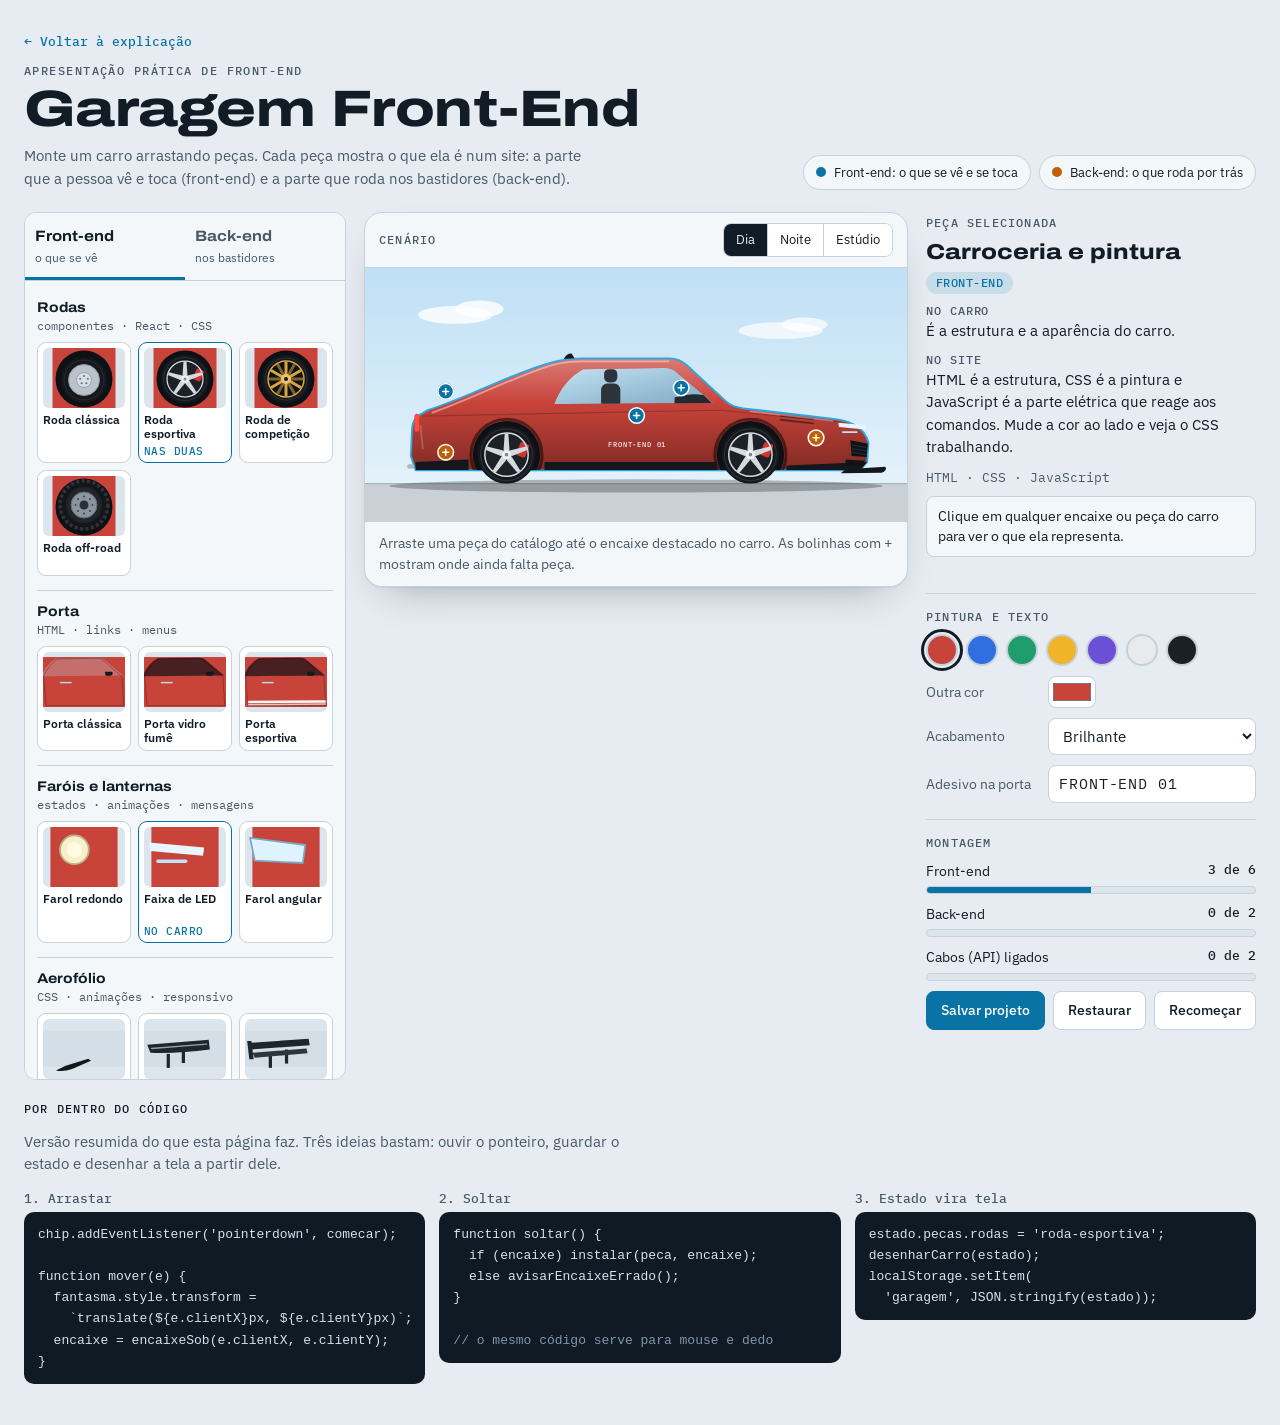
<file: Garagem Front-End (1)/carro.html>
<!doctype html>
<html lang="pt-BR">
<head>
<meta charset="utf-8">
<meta name="viewport" content="width=device-width, initial-scale=1">
<title>Montar o carro</title>
<link rel="preconnect" href="https://fonts.googleapis.com">
<link rel="preconnect" href="https://fonts.gstatic.com" crossorigin>
<link rel="stylesheet" href="https://fonts.googleapis.com/css2?family=Archivo:wdth,wght@100..125,500..900&family=IBM+Plex+Mono:wght@400;500&family=IBM+Plex+Sans:wght@400;500;600&display=swap">
<link rel="stylesheet" href="base.css">
<link rel="stylesheet" href="carro.css">
</head>
<body>
<div class="page">
  <header class="top">
    <div>
      <a class="crumb" href="index.html">&larr; Voltar à explicação</a>
      <p class="eyebrow">Apresentação prática de front-end</p>
      <h1>Garagem Front-End</h1>
      <p class="lede">Monte um carro arrastando peças. Cada peça mostra o que ela é num site: a parte que a pessoa vê e toca (front-end) e a parte que roda nos bastidores (back-end).</p>
    </div>
    <div class="legend" aria-label="Legenda das cores">
      <span class="key f"><i></i>Front-end: o que se vê e se toca</span>
      <span class="key b"><i></i>Back-end: o que roda por trás</span>
    </div>
  </header>

  <main class="grid">
    <aside class="tray-card" id="tray" aria-label="Catálogo de peças">
      <div class="tabs" role="tablist">
        <button type="button" role="tab" class="tab" id="tab-front" aria-selected="true"><b>Front-end</b><small>o que se vê</small></button>
        <button type="button" role="tab" class="tab" id="tab-back" aria-selected="false"><b>Back-end</b><small>nos bastidores</small></button>
      </div>
      <div class="tray-body" id="tray-front"></div>
      <div class="tray-body" id="tray-back" hidden></div>
      <p class="tray-hint">Arraste uma peça até o carro. Também vale tocar na peça e depois no encaixe.</p>
    </aside>

    <section class="stage-card" aria-label="Palco do carro">
      <div class="stage-bar">
        <span>Cenário</span>
        <div class="seg" role="group" aria-label="Cenário">
          <button type="button" class="scene-btn" data-scene="dia" aria-pressed="true">Dia</button>
          <button type="button" class="scene-btn" data-scene="noite" aria-pressed="false">Noite</button>
          <button type="button" class="scene-btn" data-scene="estudio" aria-pressed="false">Estúdio</button>
        </div>
      </div>
      <div class="stage" id="stage" data-scene="dia">
        <svg id="svg" viewBox="0 0 900 420" role="img" aria-label="Hatch esportivo visto de lado, com encaixes para as peças" style="--car:#c8433a;--car-light:#df7f77;--car-dark:#8c2a24;--decal:#ffffff">
          <defs>
            <linearGradient id="sky" x1="0" y1="0" x2="0" y2="1"><stop offset="0" style="stop-color:var(--sky-a)"/><stop offset="1" style="stop-color:var(--sky-b)"/></linearGradient>
            <linearGradient id="bodyGrad" x1="0" y1="0" x2="0" y2="1"><stop offset="0" style="stop-color:var(--car-light)"/><stop offset=".4" style="stop-color:var(--car)"/><stop offset="1" style="stop-color:var(--car-dark)"/></linearGradient>
            <linearGradient id="glassGrad" x1="0" y1="0" x2="1" y2="1"><stop offset="0" stop-color="#c3e2f3"/><stop offset="1" stop-color="#7ea8c3"/></linearGradient>
            <linearGradient id="beamGrad" x1="0" y1="0" x2="1" y2="0"><stop offset="0" stop-color="#fff6c8" stop-opacity=".85"/><stop offset="1" stop-color="#fff6c8" stop-opacity="0"/></linearGradient>
            <clipPath id="bodyClip"><path d="M84 336 L76 312 L78 270 Q78 248 96 241 L104 236 C168 216 242 176 306 158 Q330 150 362 150 L506 150 Q522 150 534 161 L600 222 Q610 231 628 233 L782 251 Q828 258 836 290 L834 322 L822 336 Z"/></clipPath>
            <clipPath id="winClip"><path d="M314 226 C324 200 340 180 362 168 L498 166 Q510 166 518 174 L578 224 Z"/></clipPath>
          </defs>

          <rect width="900" height="420" fill="url(#sky)"/>
          <g id="sc-dia" aria-hidden="true">
            <ellipse cx="150" cy="78" rx="62" ry="15" fill="#fff" opacity=".8"/><ellipse cx="190" cy="68" rx="40" ry="14" fill="#fff" opacity=".8"/>
            <ellipse cx="690" cy="104" rx="70" ry="14" fill="#fff" opacity=".7"/><ellipse cx="730" cy="94" rx="38" ry="12" fill="#fff" opacity=".7"/>
          </g>
          <g id="sc-noite" aria-hidden="true" fill="#fff">
            <circle cx="90" cy="60" r="1.5" opacity=".8"/><circle cx="210" cy="104" r="1.2" opacity=".6"/><circle cx="320" cy="48" r="1.6" opacity=".9"/>
            <circle cx="430" cy="92" r="1.2" opacity=".7"/><circle cx="520" cy="40" r="1.5" opacity=".8"/><circle cx="610" cy="110" r="1.2" opacity=".6"/>
            <circle cx="700" cy="58" r="1.6" opacity=".9"/><circle cx="60" cy="130" r="1.2" opacity=".6"/><circle cx="380" cy="130" r="1.3" opacity=".6"/>
            <circle cx="840" cy="130" r="1.4" opacity=".7"/><circle cx="785" cy="72" r="22" fill="#f3efd8"/><circle cx="794" cy="66" r="19" style="fill:var(--sky-a)"/>
          </g>
          <g id="sc-estudio" aria-hidden="true"><ellipse cx="450" cy="372" rx="430" ry="34" fill="#fff" opacity=".55"/></g>

          <rect y="358" width="900" height="62" style="fill:var(--ground)"/>
          <line x1="0" y1="358" x2="900" y2="358" style="stroke:var(--ground-line)" stroke-width="2"/>
          <ellipse cx="450" cy="362" rx="410" ry="11" fill="#000" opacity=".26"/>

          <g id="car-body">
            <path class="body-path" d="M84 336 L76 312 L78 270 Q78 248 96 241 L104 236 C168 216 242 176 306 158 Q330 150 362 150 L506 150 Q522 150 534 161 L600 222 Q610 231 628 233 L782 251 Q828 258 836 290 L834 322 L822 336 Z" fill="url(#bodyGrad)" stroke="rgba(0,0,0,.25)" stroke-width="1.5" stroke-linejoin="round"/>
            <g clip-path="url(#bodyClip)">
              <circle cx="235" cy="310" r="56" fill="#0d1115"/><circle cx="640" cy="310" r="56" fill="#0d1115"/>
              <circle cx="235" cy="310" r="59" fill="none" stroke="rgba(0,0,0,.5)" stroke-width="5"/><circle cx="640" cy="310" r="59" fill="none" stroke="rgba(0,0,0,.5)" stroke-width="5"/>
              <path d="M96 246 L590 236 L790 256" fill="none" stroke="rgba(0,0,0,.2)" stroke-width="2"/>
              <path d="M298 322 L584 322 L584 340 L298 340 Z" fill="#14181c"/>
              <path d="M84 322 L172 318 L172 340 L84 340 Z" fill="#14181c"/>
              <path d="M700 328 L836 322 L836 340 L700 340 Z" fill="#14181c"/>
            </g>
            <path d="M690 245 L744 251 M690 252 L744 258" stroke="rgba(0,0,0,.45)" stroke-width="3" stroke-linecap="round" fill="none"/>
            <path d="M806 286 L835 292 L833 314 L808 312 Z" fill="#0f1317"/>
            <path d="M809 294 L832 298 M809 300 L832 304 M809 306 L831 310" stroke="#2b333a" stroke-width="1.5" fill="none"/>
            <path d="M798 318 L830 320 L826 329 L798 327 Z" fill="#0f1317"/>
            <path d="M798 334 L864 330 Q868 336 858 340 L790 341 Z" fill="#14181c"/>
            <rect x="70" y="326" width="12" height="7" rx="3" fill="#aeb7bf"/>
            <path d="M330 151 L348 150 L343 142 Q336 141 330 151 Z" fill="#14181c"/>
            <g class="shine" fill="none" stroke="#fff" stroke-linecap="round">
              <path d="M112 240 C172 220 244 182 308 162 Q332 155 362 155 L504 155" stroke-opacity=".4" stroke-width="3"/>
              <path d="M640 238 L776 254" stroke-opacity=".32" stroke-width="3"/>
              <path d="M92 262 L96 300" stroke-opacity=".2" stroke-width="3"/>
            </g>
            <text id="decal-text" x="452" y="298" text-anchor="middle" font-family="IBM Plex Mono, monospace" font-size="11" font-weight="500" letter-spacing="1.4" style="fill:var(--decal)" opacity=".92">FRONT-END 01</text>
          </g>

          <g id="glass" clip-path="url(#winClip)">
            <path d="M314 226 C324 200 340 180 362 168 L498 166 Q510 166 518 174 L578 224 Z" fill="url(#glassGrad)"/>
            <rect x="392" y="192" width="32" height="40" rx="10" fill="#2b333b"/><rect x="397" y="168" width="22" height="22" rx="8" fill="#2b333b"/>
            <path d="M514 226 L514 215 Q538 207 562 211 L578 226 Z" fill="#222a31"/>
          </g>

          <g id="L-painel" clip-path="url(#winClip)"></g>
          <g id="L-porta"></g>
          <g id="L-motor"></g>
          <g id="L-tanque"></g>
          <g id="L-cables"></g>
          <g id="L-aerofolio"></g>
          <g id="L-luzes"></g>
          <g id="L-rodaT"></g>
          <g id="L-rodaF"></g>
          <g id="L-zones"></g>
          <g id="L-pins"></g>
        </svg>
      </div>
      <p class="status" id="status" role="status" aria-live="polite">Arraste uma peça do catálogo até o encaixe destacado no carro. As bolinhas com + mostram onde ainda falta peça.</p>
    </section>

    <aside class="panel" aria-label="Painel de detalhes">
      <section class="sec" aria-labelledby="h-sel">
        <h2 id="h-sel">Peça selecionada</h2>
        <div class="sel-head"><h3 id="sel-title">Carroceria e pintura</h3><span id="sel-layer" class="badge front">Front-end</span></div>
        <dl class="pair">
          <div><dt>No carro</dt><dd id="sel-carro"></dd></div>
          <div><dt>No site</dt><dd id="sel-site"></dd></div>
        </dl>
        <p class="tags" id="sel-tags"></p>
        <p class="note" id="sel-note"></p>
        <div class="variants" id="sel-variants"></div>
        <div class="btns"><button type="button" class="btn quiet" id="sel-copy" hidden>Copiar para a outra roda</button><button type="button" class="btn quiet" id="sel-remove" hidden>Remover peça</button></div>
      </section>

      <section class="sec" aria-labelledby="h-paint">
        <h2 id="h-paint">Pintura e texto</h2>
        <div class="swatches" id="swatches"></div>
        <div class="row"><label for="color-input">Outra cor</label><div><input type="color" id="color-input" value="#c8433a"></div></div>
        <div class="row"><label for="finish">Acabamento</label><select id="finish"><option value="brilhante">Brilhante</option><option value="fosco">Fosco</option></select></div>
        <div class="row"><label for="decal">Adesivo na porta</label><input type="text" id="decal" maxlength="16" value="FRONT-END 01" autocomplete="off" spellcheck="false"></div>
      </section>

      <section class="sec" aria-labelledby="h-prog">
        <h2 id="h-prog">Montagem</h2>
        <div class="meter"><div class="meter-top"><span>Front-end</span><b id="prog-front">0 de 6</b></div><div class="bar fe"><i id="bar-front"></i></div></div>
        <div class="meter"><div class="meter-top"><span>Back-end</span><b id="prog-back">0 de 2</b></div><div class="bar be"><i id="bar-back"></i></div></div>
        <div class="meter"><div class="meter-top"><span>Cabos (API) ligados</span><b id="prog-api">0 de 2</b></div><div class="bar ap"><i id="bar-api"></i></div></div>
        <p class="done" id="done" hidden>Carro completo: a interface, o servidor e o banco de dados conversam por API.</p>
        <div class="btns">
          <button type="button" class="btn primary" id="btn-save">Salvar projeto</button>
          <button type="button" class="btn" id="btn-load">Restaurar</button>
          <button type="button" class="btn" id="btn-reset">Recomeçar</button>
        </div>
      </section>
    </aside>
  </main>

  <section class="code" aria-labelledby="h-code">
    <h2 id="h-code">Por dentro do código</h2>
    <p>Versão resumida do que esta página faz. Três ideias bastam: ouvir o ponteiro, guardar o estado e desenhar a tela a partir dele.</p>
    <div class="code-grid">
      <div class="snip"><h3>1. Arrastar</h3><pre><code>chip.addEventListener('pointerdown', comecar);

function mover(e) {
  fantasma.style.transform =
    `translate(${e.clientX}px, ${e.clientY}px)`;
  encaixe = encaixeSob(e.clientX, e.clientY);
}</code></pre></div>
      <div class="snip"><h3>2. Soltar</h3><pre><code>function soltar() {
  if (encaixe) instalar(peca, encaixe);
  else avisarEncaixeErrado();
}

<span class="c">// o mesmo código serve para mouse e dedo</span></code></pre></div>
      <div class="snip"><h3>3. Estado vira tela</h3><pre><code>estado.pecas.rodas = 'roda-esportiva';
desenharCarro(estado);
localStorage.setItem(
  'garagem', JSON.stringify(estado));</code></pre></div>
    </div>
  </section>
</div>

<script src="parts.js"></script>
<script src="app.js"></script>
</body>
</html>
</file>
<file: base.css>
/* Tokens e base compartilhados pelas duas páginas.
   Azul = front-end (o que se vê). Laranja = back-end (nos bastidores). */
:root {
  --bg: #e6ecf1;
  --surface: #f4f7f9;
  --surface-2: #ffffff;
  --chip-bg: #dde5ec;
  --line: #c6d1da;
  --ink: #111c26;
  --ink-2: #485968;
  --fe: #0a73a6;
  --fe-soft: rgba(10, 115, 166, .13);
  --fe-mid: rgba(10, 115, 166, .26);
  --on-fe: #ffffff;
  --be: #bf5f08;
  --be-soft: rgba(191, 95, 8, .14);
  --be-mid: rgba(191, 95, 8, .28);
  --on-be: #ffffff;
  --bad: #c62f2f; --ok: #1d7a4d;
  --focus: #0a73a6;
  --code-bg: #0f1a24;
  --code-ink: #d3e2ee;
  --code-dim: #7f95a8;
  --shadow: 0 1px 0 rgba(17, 28, 38, .05), 0 18px 40px -22px rgba(17, 28, 38, .4);
  --f-display: "Archivo", "Arial Narrow", "Helvetica Neue", Arial, sans-serif;
  --f-body: "IBM Plex Sans", "Segoe UI", system-ui, sans-serif;
  --f-mono: "IBM Plex Mono", ui-monospace, "SFMono-Regular", Menlo, Consolas, monospace;
}
@media (prefers-color-scheme: dark) {
  :root:not([data-theme="light"]) {
    --bg: #0b1218; --surface: #131c25; --surface-2: #19242f; --chip-bg: #0e161d; --line: #2a3947;
    --ink: #e8eff5; --ink-2: #9fb1c1;
    --fe: #55bdee; --fe-soft: rgba(85, 189, 238, .16); --fe-mid: rgba(85, 189, 238, .3); --on-fe: #05202e;
    --be: #f29c48; --be-soft: rgba(242, 156, 72, .17); --be-mid: rgba(242, 156, 72, .32); --on-be: #2a1500;
    --bad: #ff7b72; --ok: #5fd39a; --focus: #55bdee;
    --code-bg: #0a1117; --code-ink: #d3e2ee; --code-dim: #6f8598;
    --shadow: 0 1px 0 rgba(0, 0, 0, .4), 0 18px 40px -22px rgba(0, 0, 0, .8);
    color-scheme: dark;
  }
}
:root[data-theme="dark"] {
  --bg: #0b1218; --surface: #131c25; --surface-2: #19242f; --chip-bg: #0e161d; --line: #2a3947;
  --ink: #e8eff5; --ink-2: #9fb1c1;
  --fe: #55bdee; --fe-soft: rgba(85, 189, 238, .16); --fe-mid: rgba(85, 189, 238, .3); --on-fe: #05202e;
  --be: #f29c48; --be-soft: rgba(242, 156, 72, .17); --be-mid: rgba(242, 156, 72, .32); --on-be: #2a1500;
  --bad: #ff7b72; --ok: #5fd39a; --focus: #55bdee;
  --code-bg: #0a1117; --code-ink: #d3e2ee; --code-dim: #6f8598;
  --shadow: 0 1px 0 rgba(0, 0, 0, .4), 0 18px 40px -22px rgba(0, 0, 0, .8);
  color-scheme: dark;
}

* { box-sizing: border-box; }
body {
  background: var(--bg); color: var(--ink);
  font: 400 15px/1.5 var(--f-body);
  padding-inline: 16px; padding-block: 22px 40px;
}
button, input, select { font: inherit; color: inherit; }
:focus-visible { outline: 3px solid var(--focus); outline-offset: 2px; }
.page { max-width: 1320px; margin-inline: auto; display: grid; gap: 22px; }

/* Componentes compartilhados */
[hidden] { display: none !important; }
.badge { padding: 3px 10px; border-radius: 999px; font: 500 11.5px/1.4 var(--f-mono); letter-spacing: .04em; text-transform: uppercase; }
.badge.front { background: var(--fe-soft); color: var(--fe); }
.badge.back { background: var(--be-soft); color: var(--be); }
.badge.bridge { background: var(--chip-bg); color: var(--ink); border: 1px solid var(--line); }
.btn { padding: 8px 14px; border-radius: 8px; border: 1px solid var(--line); background: var(--surface-2); cursor: pointer; font-size: 14px; font-weight: 500; }
.btn:hover { border-color: var(--ink-2); }
.btn.primary { background: var(--fe); color: var(--on-fe); border-color: var(--fe); }
pre { margin: 0; padding: 12px 14px; border-radius: 10px; background: var(--code-bg); color: var(--code-ink); font: 400 13px/1.55 var(--f-mono); overflow-x: auto; }
.c { color: var(--code-dim); }
a.btn { display: inline-block; text-decoration: none; color: inherit; }
.btn.big { padding: 12px 20px; font-size: 16px; }
.crumb { display: inline-block; margin-bottom: 14px; font: 500 13px/1.2 var(--f-mono); color: var(--fe); text-decoration: none; }
.crumb:hover { text-decoration: underline; }
</file>
<file: intro.css>
/* Página explicativa: coluna única, seções em sequência, cada uma com um exemplo vivo. */
.wrap { max-width: 1080px; margin-inline: auto; display: grid; gap: 72px; }
.block { display: grid; gap: 24px; min-width: 0; }
code { font-family: var(--f-mono); font-size: .92em; }
h2, h3 { text-wrap: balance; }

.nav { display: flex; flex-wrap: wrap; align-items: center; justify-content: space-between; gap: 10px 20px; }
.brand { font-family: var(--f-display); font-stretch: 125%; font-weight: 800; font-size: 15px; letter-spacing: .02em; }

/* Abertura */
.hero { display: grid; gap: 32px; align-items: center; }
.hero > * { min-width: 0; }
@media (min-width: 900px) { .hero { grid-template-columns: minmax(0, 1.05fr) minmax(0, .95fr); gap: 48px; } }
.eyebrow { margin: 0 0 8px; font: 500 12px/1.2 var(--f-mono); letter-spacing: .12em; text-transform: uppercase; color: var(--ink-2); }
h1 { margin: 0; font-family: var(--f-display); font-weight: 800; font-stretch: 125%; font-size: clamp(2.1rem, 5vw, 3.5rem); line-height: 1.02; letter-spacing: -.01em; text-wrap: balance; }
.lede { margin: 16px 0 0; max-width: 58ch; font-size: 17px; color: var(--ink-2); }
.hero-actions { display: flex; flex-wrap: wrap; gap: 10px; margin-top: 24px; }
.diagram { margin: 0; display: grid; gap: 10px; }
.diagram svg { width: 100%; height: auto; display: block; }
.diagram figcaption { font-size: 14px; color: var(--ink-2); max-width: 60ch; }
.dg-fe { fill: var(--fe-soft); stroke: var(--fe); stroke-width: 2; }
.dg-fe-bar { fill: var(--fe-mid); }
.dg-dot { fill: var(--fe); }
.dg-ui { fill: var(--fe-mid); }
.dg-btn { fill: var(--fe); }
.dg-be { fill: var(--be-soft); stroke: var(--be); stroke-width: 2; }
.dg-line { stroke: var(--fe); stroke-width: 3; stroke-linecap: round; stroke-dasharray: 2 8; fill: none; animation: flow 1s linear infinite; }
.dg-line.be { stroke: var(--be); }
.dg-head { fill: var(--fe); }
.dg-head.be { fill: var(--be); }
.dg-chip { fill: var(--surface-2); stroke: var(--line); }
.dg-chip-t { font: 500 12px var(--f-mono); fill: var(--ink); }
.dg-lab-fe, .dg-lab-be { font: 800 20px var(--f-display); font-stretch: 112%; }
.dg-lab-fe { fill: var(--fe); }
.dg-lab-be { fill: var(--be); }
.dg-lab-be.small { font-size: 15px; }
.dg-sub { font: 400 13px var(--f-body); fill: var(--ink-2); }
@keyframes flow { to { stroke-dashoffset: -20; } }

/* Cabeçalhos de seção */
.sec-head { display: grid; gap: 6px; max-width: 66ch; }
.sec-head .eyebrow { margin: 0; }
.sec-head h2 { margin: 0; font-family: var(--f-display); font-stretch: 118%; font-weight: 800; font-size: clamp(1.5rem, 3vw, 2.1rem); line-height: 1.1; }
.sec-head p { margin: 4px 0 0; color: var(--ink-2); }

.card { background: var(--surface); border: 1px solid var(--line); border-radius: 14px; padding: 18px; min-width: 0; }
.card h3 { margin: 0; font-family: var(--f-display); font-stretch: 112%; font-weight: 700; font-size: 1.05rem; }
.tagline { margin: 2px 0 0; font: 400 12.5px/1.4 var(--f-mono); color: var(--ink-2); }
.mini { font-size: 12.5px; padding: 10px 12px; white-space: pre-wrap; }
.sw { display: inline-flex; align-items: center; gap: 8px; font-size: 14px; cursor: pointer; }
.sw input { width: 18px; height: 18px; accent-color: var(--fe); }
.inline { display: inline-flex; align-items: center; gap: 8px; font-size: 14px; }

/* Camadas */
.lab-grid { display: grid; gap: 20px; align-items: start; }
.lab-grid > * { min-width: 0; }
@media (min-width: 880px) { .lab-grid { grid-template-columns: minmax(0, 1.1fr) minmax(0, .9fr); gap: 32px; } }
.lab { display: grid; gap: 12px; }
.lab-controls { display: flex; flex-wrap: wrap; gap: 8px 20px; padding: 10px 14px; border: 1px solid var(--line); border-radius: 10px; background: var(--surface); }
.lab-stage { padding: 22px; border: 1px solid var(--line); border-radius: 14px; background: var(--chip-bg); min-height: 280px; }
.lab-note { margin: 0; font-size: 14px; color: var(--ink-2); min-height: 3em; }
.lab[data-css="on"] .prod { max-width: 320px; display: grid; gap: 8px; padding: 18px; border-radius: 14px; background: var(--surface-2); border: 1px solid var(--line); box-shadow: var(--shadow); }
.lab[data-css="on"] .prod h3 { margin: 0; font: 800 1.2rem/1.1 var(--f-display); font-stretch: 112%; }
.lab[data-css="on"] .desc { margin: 0; color: var(--ink-2); font-size: 14px; }
.lab[data-css="on"] .price { margin: 4px 0 0; font: 700 1.6rem/1 var(--f-display); color: var(--fe); font-variant-numeric: tabular-nums; }
.lab[data-css="on"] .buy { padding: 11px 14px; border: 0; border-radius: 10px; background: var(--fe); color: var(--on-fe); font-weight: 600; cursor: pointer; }
.lab[data-css="on"] .buy:active { transform: translateY(1px); }
.lab[data-css="on"] .cart { margin: 0; font: 500 13px var(--f-mono); color: var(--ink-2); }
.lab[data-css="off"] .prod, .lab[data-css="off"] .prod * { all: revert; }
.layers { list-style: none; margin: 0; padding: 0; display: grid; gap: 14px; }
.layers li { padding-left: 14px; border-left: 3px solid var(--fe); }
.layers li:nth-child(2) { border-left-color: var(--be); }
.layers li:nth-child(3) { border-left-color: var(--ink-2); }
.layer-head { display: flex; flex-wrap: wrap; align-items: baseline; gap: 4px 10px; }
.layer-head b { font: 800 1.2rem var(--f-display); font-stretch: 118%; }
.layer-head span { font: 500 12px var(--f-mono); letter-spacing: .08em; text-transform: uppercase; color: var(--ink-2); }
.layers p { margin: 2px 0 0; color: var(--ink-2); }

/* Exemplos ao vivo */
.demos { display: grid; gap: 16px; }
@media (min-width: 760px) { .demos { grid-template-columns: 1fr 1fr; } }
.demo { display: grid; gap: 12px; align-content: start; }
.demo .tagline { margin-top: -8px; }
.like { display: inline-flex; align-items: center; gap: 10px; padding: 10px 16px; border-radius: 999px; border: 1px solid var(--line); background: var(--surface-2); cursor: pointer; font-weight: 600; transition: background .15s, border-color .15s; }
.like b { font: 500 14px var(--f-mono); font-variant-numeric: tabular-nums; }
.like[aria-pressed="true"] { background: var(--fe); border-color: var(--fe); color: var(--on-fe); }
.field { display: grid; gap: 6px; }
.field label { font-size: 14px; color: var(--ink-2); }
.field input[type="text"] { width: 100%; padding: 9px 12px; border-radius: 9px; border: 2px solid var(--line); background: var(--surface-2); font: inherit; min-width: 0; }
.field input[type="range"], .pv-controls input[type="range"] { accent-color: var(--fe); width: 100%; }
.field-msg { margin: 0; font-size: 13.5px; color: var(--ink-2); }
.field[data-state="ok"] input[type="text"] { border-color: var(--ok); }
.field[data-state="ok"] .field-msg { color: var(--ok); }
.field[data-state="bad"] input[type="text"] { border-color: var(--bad); }
.field[data-state="bad"] .field-msg { color: var(--bad); }
.resp-outer { overflow: hidden; }
.resp-box { margin-inline: auto; padding: 8px; border: 1px dashed var(--ink-2); border-radius: 10px; }
.resp-grid { display: grid; gap: 6px; grid-template-columns: repeat(auto-fit, minmax(72px, 1fr)); }
.resp-grid i { display: block; height: 34px; border-radius: 6px; background: var(--fe-mid); }
.pv { --accent: #0a73a6; --radius: 12px; --on-accent: #ffffff; display: grid; justify-items: start; gap: 10px; padding: 14px; border: 1px solid var(--line); border-radius: var(--radius); background: var(--surface-2); }
.pv-badge { padding: 2px 10px; border-radius: var(--radius); background: var(--accent); color: var(--on-accent); font: 600 12px var(--f-body); }
.pv-btn { padding: 8px 14px; border: 0; border-radius: var(--radius); background: var(--accent); color: var(--on-accent); font-weight: 600; }
.pv-bar { width: 100%; height: 10px; border-radius: var(--radius); background: var(--chip-bg); overflow: hidden; }
.pv-bar i { display: block; width: 62%; height: 100%; background: var(--accent); }
.pv-controls { display: grid; gap: 8px; }
.pv-controls input[type="color"] { width: 44px; height: 30px; padding: 2px; border: 1px solid var(--line); border-radius: 8px; background: var(--surface-2); cursor: pointer; }

/* API simulada */
.api { display: grid; gap: 14px; }
.api-controls { display: flex; flex-wrap: wrap; align-items: center; gap: 12px 24px; }
.btn:disabled { opacity: .6; cursor: progress; }
.api-grid { display: grid; gap: 14px; align-items: stretch; }
@media (min-width: 760px) { .api-grid { grid-template-columns: 1fr 1fr; } }
.api-pane { display: grid; gap: 12px; align-content: start; }
.api-ui { display: grid; gap: 8px; min-height: 150px; align-content: start; }
.api-empty, .api-fail { margin: 0; color: var(--ink-2); }
.api-fail { color: var(--bad); display: grid; justify-items: start; gap: 10px; }
.skel { height: 42px; border-radius: 8px; background: linear-gradient(90deg, var(--chip-bg), var(--line), var(--chip-bg)); background-size: 200% 100%; animation: shine 1s linear infinite; }
@keyframes shine { to { background-position: -200% 0; } }
.plist { list-style: none; margin: 0; padding: 0; display: grid; gap: 8px; }
.plist li { display: flex; justify-content: space-between; gap: 12px; padding: 10px 12px; border-radius: 8px; background: var(--surface-2); border: 1px solid var(--line); }
.plist b { font: 500 14px var(--f-mono); font-variant-numeric: tabular-nums; color: var(--fe); white-space: nowrap; }

/* Arrastar e soltar */
.dd { display: grid; gap: 14px; align-items: start; }
.dd > * { min-width: 0; }
@media (min-width: 820px) { .dd { grid-template-columns: 150px minmax(0, 1fr) 230px; } }
.dd-tray { display: flex; flex-wrap: wrap; gap: 8px; }
@media (min-width: 820px) { .dd-tray { flex-direction: column; } }
.tile { padding: 12px 14px; border-radius: 10px; border: 1px solid var(--line); background: var(--surface-2); cursor: grab; touch-action: none; user-select: none; -webkit-user-select: none; font-weight: 600; text-align: left; }
.tile:hover { border-color: var(--ink-2); }
.dd-page { min-height: 240px; padding: 14px; border: 2px dashed var(--line); border-radius: 14px; background: var(--surface); display: grid; gap: 10px; align-content: start; justify-items: start; transition: border-color .15s, background .15s; }
.dd-page.over { border-color: var(--fe); background: var(--fe-soft); }
.dd-empty { margin: auto; align-self: center; justify-self: center; color: var(--ink-2); }
.placed { max-width: 100%; }
.pl-btn { display: inline-block; padding: 9px 16px; border-radius: 9px; background: var(--fe); color: var(--on-fe); font-weight: 600; }
.pl-img { display: block; width: 200px; max-width: 100%; height: 96px; border-radius: 10px; background: linear-gradient(135deg, var(--fe-mid), var(--be-mid)); }
.pl-title { font: 800 1.4rem/1.1 var(--f-display); font-stretch: 118%; }
.dd-side { display: grid; gap: 12px; justify-items: start; }
.dd-events { margin: 0; padding: 0; list-style: none; display: grid; gap: 6px; width: 100%; }
.dd-events li { padding: 8px 10px; border-radius: 8px; border: 1px solid var(--line); font-size: 13.5px; color: var(--ink-2); transition: background .12s, border-color .12s; }
.dd-events li code { display: block; color: var(--ink); }
.dd-events li.on { background: var(--fe-soft); border-color: var(--fe); color: var(--ink); }
.dd-ghost { position: fixed; left: 0; top: 0; z-index: 60; pointer-events: none; padding: 10px 14px; border-radius: 10px; background: var(--ink); color: var(--bg); font-weight: 600; box-shadow: 0 14px 30px -10px rgba(0, 0, 0, .5); }
.is-dragging, .is-dragging * { cursor: grabbing !important; user-select: none; -webkit-user-select: none; }

/* Tabela e chamada final */
.tbl-wrap { overflow-x: auto; border: 1px solid var(--line); border-radius: 14px; background: var(--surface); }
.map { width: 100%; border-collapse: collapse; min-width: 560px; }
.map th, .map td { padding: 12px 16px; text-align: left; border-bottom: 1px solid var(--line); vertical-align: top; }
.map tbody tr:last-child > * { border-bottom: 0; }
.map thead th { font: 500 12px var(--f-mono); letter-spacing: .1em; text-transform: uppercase; color: var(--ink-2); background: var(--chip-bg); }
.map tbody th { font-weight: 600; white-space: nowrap; }
.cta { display: flex; flex-wrap: wrap; align-items: center; justify-content: space-between; gap: 16px 28px; padding: 24px; border-radius: 16px; background: var(--ink); color: var(--bg); }
.cta h3 { margin: 0; font-family: var(--f-display); font-stretch: 118%; font-weight: 800; font-size: 1.5rem; }
.cta p { margin: 4px 0 0; opacity: .8; max-width: 52ch; }
.cta .btn.primary { background: var(--fe); border-color: var(--fe); color: var(--on-fe); }

.foot { display: grid; gap: 10px; padding-top: 24px; border-top: 1px solid var(--line); color: var(--ink-2); }
.foot p { margin: 0; }
.foot pre { font-size: 12.5px; }

@media (prefers-reduced-motion: reduce) { .dg-line, .skel { animation: none; } }
</file>
<file: Garagem Front-End (1)/base.css>
/* Tokens e base compartilhados pelas duas páginas.
   Azul = front-end (o que se vê). Laranja = back-end (nos bastidores). */
:root {
  --bg: #e6ecf1;
  --surface: #f4f7f9;
  --surface-2: #ffffff;
  --chip-bg: #dde5ec;
  --line: #c6d1da;
  --ink: #111c26;
  --ink-2: #485968;
  --fe: #0a73a6;
  --fe-soft: rgba(10, 115, 166, .13);
  --fe-mid: rgba(10, 115, 166, .26);
  --on-fe: #ffffff;
  --be: #bf5f08;
  --be-soft: rgba(191, 95, 8, .14);
  --be-mid: rgba(191, 95, 8, .28);
  --on-be: #ffffff;
  --bad: #c62f2f; --ok: #1d7a4d;
  --focus: #0a73a6;
  --code-bg: #0f1a24;
  --code-ink: #d3e2ee;
  --code-dim: #7f95a8;
  --shadow: 0 1px 0 rgba(17, 28, 38, .05), 0 18px 40px -22px rgba(17, 28, 38, .4);
  --f-display: "Archivo", "Arial Narrow", "Helvetica Neue", Arial, sans-serif;
  --f-body: "IBM Plex Sans", "Segoe UI", system-ui, sans-serif;
  --f-mono: "IBM Plex Mono", ui-monospace, "SFMono-Regular", Menlo, Consolas, monospace;
}
@media (prefers-color-scheme: dark) {
  :root:not([data-theme="light"]) {
    --bg: #0b1218; --surface: #131c25; --surface-2: #19242f; --chip-bg: #0e161d; --line: #2a3947;
    --ink: #e8eff5; --ink-2: #9fb1c1;
    --fe: #55bdee; --fe-soft: rgba(85, 189, 238, .16); --fe-mid: rgba(85, 189, 238, .3); --on-fe: #05202e;
    --be: #f29c48; --be-soft: rgba(242, 156, 72, .17); --be-mid: rgba(242, 156, 72, .32); --on-be: #2a1500;
    --bad: #ff7b72; --ok: #5fd39a; --focus: #55bdee;
    --code-bg: #0a1117; --code-ink: #d3e2ee; --code-dim: #6f8598;
    --shadow: 0 1px 0 rgba(0, 0, 0, .4), 0 18px 40px -22px rgba(0, 0, 0, .8);
    color-scheme: dark;
  }
}
:root[data-theme="dark"] {
  --bg: #0b1218; --surface: #131c25; --surface-2: #19242f; --chip-bg: #0e161d; --line: #2a3947;
  --ink: #e8eff5; --ink-2: #9fb1c1;
  --fe: #55bdee; --fe-soft: rgba(85, 189, 238, .16); --fe-mid: rgba(85, 189, 238, .3); --on-fe: #05202e;
  --be: #f29c48; --be-soft: rgba(242, 156, 72, .17); --be-mid: rgba(242, 156, 72, .32); --on-be: #2a1500;
  --bad: #ff7b72; --ok: #5fd39a; --focus: #55bdee;
  --code-bg: #0a1117; --code-ink: #d3e2ee; --code-dim: #6f8598;
  --shadow: 0 1px 0 rgba(0, 0, 0, .4), 0 18px 40px -22px rgba(0, 0, 0, .8);
  color-scheme: dark;
}

* { box-sizing: border-box; }
body {
  background: var(--bg); color: var(--ink);
  font: 400 15px/1.5 var(--f-body);
  padding-inline: 16px; padding-block: 22px 40px;
}
button, input, select { font: inherit; color: inherit; }
:focus-visible { outline: 3px solid var(--focus); outline-offset: 2px; }
.page { max-width: 1320px; margin-inline: auto; display: grid; gap: 22px; }

/* Componentes compartilhados */
[hidden] { display: none !important; }
.badge { padding: 3px 10px; border-radius: 999px; font: 500 11.5px/1.4 var(--f-mono); letter-spacing: .04em; text-transform: uppercase; }
.badge.front { background: var(--fe-soft); color: var(--fe); }
.badge.back { background: var(--be-soft); color: var(--be); }
.badge.bridge { background: var(--chip-bg); color: var(--ink); border: 1px solid var(--line); }
.btn { padding: 8px 14px; border-radius: 8px; border: 1px solid var(--line); background: var(--surface-2); cursor: pointer; font-size: 14px; font-weight: 500; }
.btn:hover { border-color: var(--ink-2); }
.btn.primary { background: var(--fe); color: var(--on-fe); border-color: var(--fe); }
pre { margin: 0; padding: 12px 14px; border-radius: 10px; background: var(--code-bg); color: var(--code-ink); font: 400 13px/1.55 var(--f-mono); overflow-x: auto; }
.c { color: var(--code-dim); }
a.btn { display: inline-block; text-decoration: none; color: inherit; }
.btn.big { padding: 12px 20px; font-size: 16px; }
.crumb { display: inline-block; margin-bottom: 14px; font: 500 13px/1.2 var(--f-mono); color: var(--fe); text-decoration: none; }
.crumb:hover { text-decoration: underline; }
</file>
<file: Garagem Front-End (1)/intro.css>
/* Página explicativa: coluna única, seções em sequência, cada uma com um exemplo vivo. */
.wrap { max-width: 1080px; margin-inline: auto; display: grid; gap: 72px; }
.block { display: grid; gap: 24px; min-width: 0; }
code { font-family: var(--f-mono); font-size: .92em; }
h2, h3 { text-wrap: balance; }

.nav { display: flex; flex-wrap: wrap; align-items: center; justify-content: space-between; gap: 10px 20px; }
.brand { font-family: var(--f-display); font-stretch: 125%; font-weight: 800; font-size: 15px; letter-spacing: .02em; }

/* Abertura */
.hero { display: grid; gap: 32px; align-items: center; }
.hero > * { min-width: 0; }
@media (min-width: 900px) { .hero { grid-template-columns: minmax(0, 1.05fr) minmax(0, .95fr); gap: 48px; } }
.eyebrow { margin: 0 0 8px; font: 500 12px/1.2 var(--f-mono); letter-spacing: .12em; text-transform: uppercase; color: var(--ink-2); }
h1 { margin: 0; font-family: var(--f-display); font-weight: 800; font-stretch: 125%; font-size: clamp(2.1rem, 5vw, 3.5rem); line-height: 1.02; letter-spacing: -.01em; text-wrap: balance; }
.lede { margin: 16px 0 0; max-width: 58ch; font-size: 17px; color: var(--ink-2); }
.hero-actions { display: flex; flex-wrap: wrap; gap: 10px; margin-top: 24px; }
.diagram { margin: 0; display: grid; gap: 10px; }
.diagram svg { width: 100%; height: auto; display: block; }
.diagram figcaption { font-size: 14px; color: var(--ink-2); max-width: 60ch; }
.dg-fe { fill: var(--fe-soft); stroke: var(--fe); stroke-width: 2; }
.dg-fe-bar { fill: var(--fe-mid); }
.dg-dot { fill: var(--fe); }
.dg-ui { fill: var(--fe-mid); }
.dg-btn { fill: var(--fe); }
.dg-be { fill: var(--be-soft); stroke: var(--be); stroke-width: 2; }
.dg-line { stroke: var(--fe); stroke-width: 3; stroke-linecap: round; stroke-dasharray: 2 8; fill: none; animation: flow 1s linear infinite; }
.dg-line.be { stroke: var(--be); }
.dg-head { fill: var(--fe); }
.dg-head.be { fill: var(--be); }
.dg-chip { fill: var(--surface-2); stroke: var(--line); }
.dg-chip-t { font: 500 12px var(--f-mono); fill: var(--ink); }
.dg-lab-fe, .dg-lab-be { font: 800 20px var(--f-display); font-stretch: 112%; }
.dg-lab-fe { fill: var(--fe); }
.dg-lab-be { fill: var(--be); }
.dg-lab-be.small { font-size: 15px; }
.dg-sub { font: 400 13px var(--f-body); fill: var(--ink-2); }
@keyframes flow { to { stroke-dashoffset: -20; } }

/* Cabeçalhos de seção */
.sec-head { display: grid; gap: 6px; max-width: 66ch; }
.sec-head .eyebrow { margin: 0; }
.sec-head h2 { margin: 0; font-family: var(--f-display); font-stretch: 118%; font-weight: 800; font-size: clamp(1.5rem, 3vw, 2.1rem); line-height: 1.1; }
.sec-head p { margin: 4px 0 0; color: var(--ink-2); }

.card { background: var(--surface); border: 1px solid var(--line); border-radius: 14px; padding: 18px; min-width: 0; }
.card h3 { margin: 0; font-family: var(--f-display); font-stretch: 112%; font-weight: 700; font-size: 1.05rem; }
.tagline { margin: 2px 0 0; font: 400 12.5px/1.4 var(--f-mono); color: var(--ink-2); }
.mini { font-size: 12.5px; padding: 10px 12px; white-space: pre-wrap; }
.sw { display: inline-flex; align-items: center; gap: 8px; font-size: 14px; cursor: pointer; }
.sw input { width: 18px; height: 18px; accent-color: var(--fe); }
.inline { display: inline-flex; align-items: center; gap: 8px; font-size: 14px; }

/* Camadas */
.lab-grid { display: grid; gap: 20px; align-items: start; }
.lab-grid > * { min-width: 0; }
@media (min-width: 880px) { .lab-grid { grid-template-columns: minmax(0, 1.1fr) minmax(0, .9fr); gap: 32px; } }
.lab { display: grid; gap: 12px; }
.lab-controls { display: flex; flex-wrap: wrap; gap: 8px 20px; padding: 10px 14px; border: 1px solid var(--line); border-radius: 10px; background: var(--surface); }
.lab-stage { padding: 22px; border: 1px solid var(--line); border-radius: 14px; background: var(--chip-bg); min-height: 280px; }
.lab-note { margin: 0; font-size: 14px; color: var(--ink-2); min-height: 3em; }
.lab[data-css="on"] .prod { max-width: 320px; display: grid; gap: 8px; padding: 18px; border-radius: 14px; background: var(--surface-2); border: 1px solid var(--line); box-shadow: var(--shadow); }
.lab[data-css="on"] .prod h3 { margin: 0; font: 800 1.2rem/1.1 var(--f-display); font-stretch: 112%; }
.lab[data-css="on"] .desc { margin: 0; color: var(--ink-2); font-size: 14px; }
.lab[data-css="on"] .price { margin: 4px 0 0; font: 700 1.6rem/1 var(--f-display); color: var(--fe); font-variant-numeric: tabular-nums; }
.lab[data-css="on"] .buy { padding: 11px 14px; border: 0; border-radius: 10px; background: var(--fe); color: var(--on-fe); font-weight: 600; cursor: pointer; }
.lab[data-css="on"] .buy:active { transform: translateY(1px); }
.lab[data-css="on"] .cart { margin: 0; font: 500 13px var(--f-mono); color: var(--ink-2); }
.lab[data-css="off"] .prod, .lab[data-css="off"] .prod * { all: revert; }
.layers { list-style: none; margin: 0; padding: 0; display: grid; gap: 14px; }
.layers li { padding-left: 14px; border-left: 3px solid var(--fe); }
.layers li:nth-child(2) { border-left-color: var(--be); }
.layers li:nth-child(3) { border-left-color: var(--ink-2); }
.layer-head { display: flex; flex-wrap: wrap; align-items: baseline; gap: 4px 10px; }
.layer-head b { font: 800 1.2rem var(--f-display); font-stretch: 118%; }
.layer-head span { font: 500 12px var(--f-mono); letter-spacing: .08em; text-transform: uppercase; color: var(--ink-2); }
.layers p { margin: 2px 0 0; color: var(--ink-2); }

/* Exemplos ao vivo */
.demos { display: grid; gap: 16px; }
@media (min-width: 760px) { .demos { grid-template-columns: 1fr 1fr; } }
.demo { display: grid; gap: 12px; align-content: start; }
.demo .tagline { margin-top: -8px; }
.like { display: inline-flex; align-items: center; gap: 10px; padding: 10px 16px; border-radius: 999px; border: 1px solid var(--line); background: var(--surface-2); cursor: pointer; font-weight: 600; transition: background .15s, border-color .15s; }
.like b { font: 500 14px var(--f-mono); font-variant-numeric: tabular-nums; }
.like[aria-pressed="true"] { background: var(--fe); border-color: var(--fe); color: var(--on-fe); }
.field { display: grid; gap: 6px; }
.field label { font-size: 14px; color: var(--ink-2); }
.field input[type="text"] { width: 100%; padding: 9px 12px; border-radius: 9px; border: 2px solid var(--line); background: var(--surface-2); font: inherit; min-width: 0; }
.field input[type="range"], .pv-controls input[type="range"] { accent-color: var(--fe); width: 100%; }
.field-msg { margin: 0; font-size: 13.5px; color: var(--ink-2); }
.field[data-state="ok"] input[type="text"] { border-color: var(--ok); }
.field[data-state="ok"] .field-msg { color: var(--ok); }
.field[data-state="bad"] input[type="text"] { border-color: var(--bad); }
.field[data-state="bad"] .field-msg { color: var(--bad); }
.resp-outer { overflow: hidden; }
.resp-box { margin-inline: auto; padding: 8px; border: 1px dashed var(--ink-2); border-radius: 10px; }
.resp-grid { display: grid; gap: 6px; grid-template-columns: repeat(auto-fit, minmax(72px, 1fr)); }
.resp-grid i { display: block; height: 34px; border-radius: 6px; background: var(--fe-mid); }
.pv { --accent: #0a73a6; --radius: 12px; --on-accent: #ffffff; display: grid; justify-items: start; gap: 10px; padding: 14px; border: 1px solid var(--line); border-radius: var(--radius); background: var(--surface-2); }
.pv-badge { padding: 2px 10px; border-radius: var(--radius); background: var(--accent); color: var(--on-accent); font: 600 12px var(--f-body); }
.pv-btn { padding: 8px 14px; border: 0; border-radius: var(--radius); background: var(--accent); color: var(--on-accent); font-weight: 600; }
.pv-bar { width: 100%; height: 10px; border-radius: var(--radius); background: var(--chip-bg); overflow: hidden; }
.pv-bar i { display: block; width: 62%; height: 100%; background: var(--accent); }
.pv-controls { display: grid; gap: 8px; }
.pv-controls input[type="color"] { width: 44px; height: 30px; padding: 2px; border: 1px solid var(--line); border-radius: 8px; background: var(--surface-2); cursor: pointer; }

/* API simulada */
.api { display: grid; gap: 14px; }
.api-controls { display: flex; flex-wrap: wrap; align-items: center; gap: 12px 24px; }
.btn:disabled { opacity: .6; cursor: progress; }
.api-grid { display: grid; gap: 14px; align-items: stretch; }
@media (min-width: 760px) { .api-grid { grid-template-columns: 1fr 1fr; } }
.api-pane { display: grid; gap: 12px; align-content: start; }
.api-ui { display: grid; gap: 8px; min-height: 150px; align-content: start; }
.api-empty, .api-fail { margin: 0; color: var(--ink-2); }
.api-fail { color: var(--bad); display: grid; justify-items: start; gap: 10px; }
.skel { height: 42px; border-radius: 8px; background: linear-gradient(90deg, var(--chip-bg), var(--line), var(--chip-bg)); background-size: 200% 100%; animation: shine 1s linear infinite; }
@keyframes shine { to { background-position: -200% 0; } }
.plist { list-style: none; margin: 0; padding: 0; display: grid; gap: 8px; }
.plist li { display: flex; justify-content: space-between; gap: 12px; padding: 10px 12px; border-radius: 8px; background: var(--surface-2); border: 1px solid var(--line); }
.plist b { font: 500 14px var(--f-mono); font-variant-numeric: tabular-nums; color: var(--fe); white-space: nowrap; }

/* Arrastar e soltar */
.dd { display: grid; gap: 14px; align-items: start; }
.dd > * { min-width: 0; }
@media (min-width: 820px) { .dd { grid-template-columns: 150px minmax(0, 1fr) 230px; } }
.dd-tray { display: flex; flex-wrap: wrap; gap: 8px; }
@media (min-width: 820px) { .dd-tray { flex-direction: column; } }
.tile { padding: 12px 14px; border-radius: 10px; border: 1px solid var(--line); background: var(--surface-2); cursor: grab; touch-action: none; user-select: none; -webkit-user-select: none; font-weight: 600; text-align: left; }
.tile:hover { border-color: var(--ink-2); }
.dd-page { min-height: 240px; padding: 14px; border: 2px dashed var(--line); border-radius: 14px; background: var(--surface); display: grid; gap: 10px; align-content: start; justify-items: start; transition: border-color .15s, background .15s; }
.dd-page.over { border-color: var(--fe); background: var(--fe-soft); }
.dd-empty { margin: auto; align-self: center; justify-self: center; color: var(--ink-2); }
.placed { max-width: 100%; }
.pl-btn { display: inline-block; padding: 9px 16px; border-radius: 9px; background: var(--fe); color: var(--on-fe); font-weight: 600; }
.pl-img { display: block; width: 200px; max-width: 100%; height: 96px; border-radius: 10px; background: linear-gradient(135deg, var(--fe-mid), var(--be-mid)); }
.pl-title { font: 800 1.4rem/1.1 var(--f-display); font-stretch: 118%; }
.dd-side { display: grid; gap: 12px; justify-items: start; }
.dd-events { margin: 0; padding: 0; list-style: none; display: grid; gap: 6px; width: 100%; }
.dd-events li { padding: 8px 10px; border-radius: 8px; border: 1px solid var(--line); font-size: 13.5px; color: var(--ink-2); transition: background .12s, border-color .12s; }
.dd-events li code { display: block; color: var(--ink); }
.dd-events li.on { background: var(--fe-soft); border-color: var(--fe); color: var(--ink); }
.dd-ghost { position: fixed; left: 0; top: 0; z-index: 60; pointer-events: none; padding: 10px 14px; border-radius: 10px; background: var(--ink); color: var(--bg); font-weight: 600; box-shadow: 0 14px 30px -10px rgba(0, 0, 0, .5); }
.is-dragging, .is-dragging * { cursor: grabbing !important; user-select: none; -webkit-user-select: none; }

/* Tabela e chamada final */
.tbl-wrap { overflow-x: auto; border: 1px solid var(--line); border-radius: 14px; background: var(--surface); }
.map { width: 100%; border-collapse: collapse; min-width: 560px; }
.map th, .map td { padding: 12px 16px; text-align: left; border-bottom: 1px solid var(--line); vertical-align: top; }
.map tbody tr:last-child > * { border-bottom: 0; }
.map thead th { font: 500 12px var(--f-mono); letter-spacing: .1em; text-transform: uppercase; color: var(--ink-2); background: var(--chip-bg); }
.map tbody th { font-weight: 600; white-space: nowrap; }
.cta { display: flex; flex-wrap: wrap; align-items: center; justify-content: space-between; gap: 16px 28px; padding: 24px; border-radius: 16px; background: var(--ink); color: var(--bg); }
.cta h3 { margin: 0; font-family: var(--f-display); font-stretch: 118%; font-weight: 800; font-size: 1.5rem; }
.cta p { margin: 4px 0 0; opacity: .8; max-width: 52ch; }
.cta .btn.primary { background: var(--fe); border-color: var(--fe); color: var(--on-fe); }

.foot { display: grid; gap: 10px; padding-top: 24px; border-top: 1px solid var(--line); color: var(--ink-2); }
.foot p { margin: 0; }
.foot pre { font-size: 12.5px; }

@media (prefers-reduced-motion: reduce) { .dg-line, .skel { animation: none; } }
</file>
<file: carro.css>
/* Página do carro: catálogo à esquerda, palco no centro, painel à direita. */
/* Cabeçalho */
.top { display: flex; flex-wrap: wrap; gap: 14px 40px; align-items: end; justify-content: space-between; }
.top > div { min-width: 0; }
.eyebrow { margin: 0 0 6px; font: 500 12px/1.2 var(--f-mono); letter-spacing: .12em; text-transform: uppercase; color: var(--ink-2); }
h1 {
  margin: 0; font-family: var(--f-display); font-weight: 800; font-stretch: 125%;
  font-size: clamp(2rem, 4.2vw, 3.2rem); line-height: 1; letter-spacing: -.01em; text-wrap: balance;
}
.lede { margin: 10px 0 0; max-width: 62ch; color: var(--ink-2); }
.legend { display: flex; flex-wrap: wrap; gap: 8px; }
.key { display: flex; align-items: center; gap: 8px; padding: 7px 12px; border-radius: 999px; font-size: 13px; background: var(--surface); border: 1px solid var(--line); }
.key i { width: 10px; height: 10px; border-radius: 50%; display: block; }
.key.f i { background: var(--fe); }
.key.b i { background: var(--be); }

/* Grade principal */
.grid { display: grid; gap: 18px; grid-template-columns: minmax(0, 1fr); grid-template-areas: "stage" "tray" "panel"; align-items: start; }
.stage-card { grid-area: stage; }
.tray-card { grid-area: tray; }
.panel { grid-area: panel; }
@media (min-width: 760px) {
  .grid { grid-template-columns: minmax(0, 1fr) minmax(0, 1fr); grid-template-areas: "stage stage" "tray panel"; }
}
@media (min-width: 1120px) {
  .grid { grid-template-columns: 322px minmax(0, 1fr) 330px; grid-template-areas: "tray stage panel"; }
  .tray-card { position: sticky; top: 16px; max-height: calc(100dvh - 32px); overflow-y: auto; }
}

/* Catálogo */
.tray-card { background: var(--surface); border: 1px solid var(--line); border-radius: 12px; min-width: 0; }
.tabs { display: grid; grid-template-columns: 1fr 1fr; border-bottom: 1px solid var(--line); position: sticky; top: 0; background: var(--surface); z-index: 2; border-radius: 12px 12px 0 0; }
.tab { padding: 12px 10px 10px; background: none; border: 0; border-bottom: 3px solid transparent; cursor: pointer; text-align: left; display: grid; gap: 1px; }
.tab#tab-front { --zc: var(--fe); }
.tab#tab-back { --zc: var(--be); }
.tab b { font-family: var(--f-display); font-stretch: 112%; font-weight: 700; font-size: 15px; }
.tab small { color: var(--ink-2); font-size: 12px; }
.tab[aria-selected="true"] { border-bottom-color: var(--zc); }
.tab[aria-selected="false"] b { color: var(--ink-2); }
.tray-body { padding: 6px 12px 4px; display: grid; gap: 4px; }
.group { padding-block: 10px; }
.group + .group { border-top: 1px solid var(--line); }
.group h3 { margin: 0; font-family: var(--f-display); font-stretch: 112%; font-weight: 700; font-size: 14px; }
.tagline { margin: 1px 0 8px; font: 400 11.5px/1.3 var(--f-mono); color: var(--ink-2); }
.chips { display: grid; grid-template-columns: repeat(3, minmax(0, 1fr)); gap: 7px; }
.chip {
  --zc: var(--fe);
  display: grid; align-content: start; gap: 5px; padding: 5px; text-align: left;
  background: var(--surface-2); border: 1px solid var(--line); border-radius: 9px;
  cursor: grab; touch-action: none; user-select: none; -webkit-user-select: none; position: relative; min-width: 0;
}
.chip[data-layer="back"] { --zc: var(--be); }
.chip:hover { border-color: var(--ink-2); }
.chip.on { border-color: var(--zc); }
.chip.held { outline: 2px solid var(--zc); outline-offset: 1px; }
.chip-art { display: grid; place-items: center; height: 60px; border-radius: 6px; background: var(--chip-bg); overflow: hidden; pointer-events: none; }
.chip-art svg { width: 100%; height: 100%; display: block; }
.chip-name { font-size: 12px; font-weight: 600; line-height: 1.2; min-height: 2.4em; pointer-events: none; overflow-wrap: anywhere; }
.chip-on { display: none; font: 500 10.5px/1 var(--f-mono); color: var(--zc); letter-spacing: .04em; text-transform: uppercase; pointer-events: none; }
.chip.on .chip-on { display: block; }
.tray-hint { margin: 0; padding: 8px 14px 14px; font-size: 12.5px; color: var(--ink-2); }

/* Palco */
.stage-card { background: var(--surface); border: 1px solid var(--line); border-radius: 18px; box-shadow: var(--shadow); overflow: hidden; min-width: 0; }
.stage-bar { display: flex; flex-wrap: wrap; align-items: center; justify-content: space-between; gap: 8px 14px; padding: 10px 14px; border-bottom: 1px solid var(--line); }
.stage-bar span { font: 500 12px/1 var(--f-mono); letter-spacing: .1em; text-transform: uppercase; color: var(--ink-2); }
.seg { display: inline-flex; border: 1px solid var(--line); border-radius: 8px; overflow: hidden; }
.seg button { background: var(--surface-2); border: 0; padding: 6px 12px; font-size: 13px; cursor: pointer; }
.seg button + button { border-left: 1px solid var(--line); }
.seg button[aria-pressed="true"] { background: var(--ink); color: var(--bg); }
.stage { --sky-a: #bfe0f5; --sky-b: #eaf5fb; --ground: #c9d1d7; --ground-line: #aab4bc; --cable: #ffb04d; --sel: #27a9e8; line-height: 0; }
.stage[data-scene="noite"] { --sky-a: #0a1430; --sky-b: #1f2f58; --ground: #19202a; --ground-line: #2c3846; }
.stage[data-scene="estudio"] { --sky-a: #dde3e8; --sky-b: #f6f8fa; --ground: #d3d9de; --ground-line: #bcc3ca; }
#svg { display: block; width: 100%; height: auto; touch-action: manipulation; }
#sc-dia, #sc-noite, #sc-estudio { display: none; }
.stage[data-scene="dia"] #sc-dia, .stage[data-scene="noite"] #sc-noite, .stage[data-scene="estudio"] #sc-estudio { display: inline; }
.status { margin: 0; padding: 11px 14px; min-height: 3.6em; border-top: 1px solid var(--line); font-size: 14px; color: var(--ink-2); }

#car-body { cursor: pointer; }
#car-body.sel .body-path { stroke: var(--sel); stroke-width: 3; }
[data-finish="fosco"] .shine { display: none; }
.zone-rect { fill: transparent; stroke: transparent; stroke-width: 2.5; cursor: pointer; }
.zone { --zc: var(--fe); --zs: var(--fe-soft); --zm: var(--fe-mid); }
.zone[data-layer="back"] { --zc: var(--be); --zs: var(--be-soft); --zm: var(--be-mid); }
.zone.sel .zone-rect { stroke: var(--zc); }
.zone.compat .zone-rect { stroke: var(--zc); stroke-dasharray: 7 5; fill: var(--zs); }
.zone.compat.armed .zone-rect { stroke-dasharray: none; stroke-width: 3.5; fill: var(--zm); }
.zone.wrong .zone-rect { stroke: var(--bad); stroke-dasharray: none; fill: rgba(198, 47, 47, .2); animation: shake .4s; }
.pin { cursor: pointer; --pc: var(--fe); --pt: var(--on-fe); }
.pin[data-layer="back"] { --pc: var(--be); --pt: var(--on-be); }
.pin circle { fill: var(--pc); stroke: #fff; stroke-width: 2.5; }
.pin .ping { fill: none; stroke: var(--pc); stroke-width: 2; transform-box: fill-box; transform-origin: center; animation: ping 2s ease-out infinite; }
.pin path { stroke: var(--pt); stroke-width: 2.6; stroke-linecap: round; fill: none; }
.pin:hover circle:not(.ping) { stroke-width: 4; }
.seeking .pin { opacity: .25; }
.cable { fill: none; stroke: var(--cable); stroke-width: 3; stroke-linecap: round; stroke-dasharray: 2 7; animation: flow 1s linear infinite; }
.cable-chip { cursor: pointer; }
.cable-chip rect { fill: #0f1418; stroke: var(--cable); stroke-width: 1.6; }
.cable-chip text { font: 500 11px var(--f-mono); fill: #ffdcae; letter-spacing: .03em; }
.cable-chip.sel rect { stroke: #fff; }
.beam, .glow { opacity: 0; pointer-events: none; transition: opacity .4s; }
.glow { filter: blur(7px); }
.stage[data-scene="noite"] .beam { opacity: .9; }
.stage[data-scene="noite"] .glow { opacity: .6; }
.pist { animation: pist .45s ease-in-out infinite alternate; }
.pop { animation: pop .42s cubic-bezier(.2, 1.5, .4, 1); transform-box: fill-box; transform-origin: center; }
@keyframes pop { from { transform: scale(1.14); opacity: .2; } to { transform: scale(1); opacity: 1; } }
@keyframes pist { to { translate: 0 -2.5px; } }
@keyframes flow { to { stroke-dashoffset: -18; } }
@keyframes ping { from { transform: scale(1); opacity: .9; } to { transform: scale(1.9); opacity: 0; } }
@keyframes shake { 20% { transform: translateX(-4px); } 50% { transform: translateX(4px); } 80% { transform: translateX(-2px); } }
@media (prefers-reduced-motion: reduce) {
  .pin .ping, .cable, .pist, .pop, .zone.wrong .zone-rect { animation: none; }
}

/* Painel */
.panel { display: grid; gap: 0; min-width: 0; }
.sec { padding-block: 16px; border-top: 1px solid var(--line); display: grid; gap: 10px; min-width: 0; }
.sec:first-child { border-top: 0; padding-top: 4px; }
h2 { margin: 0; font: 500 12px/1.2 var(--f-mono); letter-spacing: .1em; text-transform: uppercase; color: var(--ink-2); }
.sel-head { display: flex; flex-wrap: wrap; align-items: center; gap: 8px 10px; }
h3#sel-title { margin: 0; font-family: var(--f-display); font-stretch: 118%; font-weight: 800; font-size: 1.35rem; line-height: 1.1; text-wrap: balance; }
.pair { margin: 0; display: grid; gap: 10px; }
.pair dt { font: 500 11.5px/1.2 var(--f-mono); letter-spacing: .08em; text-transform: uppercase; color: var(--ink-2); margin-bottom: 2px; }
.pair dd { margin: 0; max-width: 60ch; }
.tags { display: none; margin: 0; font: 400 12.5px/1.4 var(--f-mono); color: var(--ink-2); }
.note { margin: 0; padding: 9px 11px; border-radius: 8px; background: var(--surface); border: 1px solid var(--line); font-size: 13.5px; }
.variants { display: flex; flex-wrap: wrap; gap: 6px; }
.vbtn { padding: 6px 10px; border-radius: 8px; border: 1px solid var(--line); background: var(--surface-2); cursor: pointer; font-size: 13px; }
.vbtn[aria-pressed="true"] { background: var(--ink); color: var(--bg); border-color: var(--ink); }
.btn.quiet { justify-self: start; }
.btns { display: flex; flex-wrap: wrap; gap: 8px; }
.swatches { display: flex; flex-wrap: wrap; gap: 8px; }
.swatch { width: 32px; height: 32px; border-radius: 50%; border: 2px solid var(--line); background: var(--sw); cursor: pointer; padding: 0; }
.swatch[aria-pressed="true"] { outline: 3px solid var(--ink); outline-offset: 2px; }
.row { display: grid; grid-template-columns: 112px minmax(0, 1fr); align-items: center; gap: 10px; }
.row label { font-size: 13.5px; color: var(--ink-2); }
input[type="text"], select { width: 100%; min-width: 0; padding: 7px 10px; border-radius: 8px; border: 1px solid var(--line); background: var(--surface-2); }
input[type="text"] { font-family: var(--f-mono); letter-spacing: .06em; text-transform: uppercase; }
input[type="color"] { width: 48px; height: 32px; padding: 2px; border: 1px solid var(--line); border-radius: 8px; background: var(--surface-2); cursor: pointer; }
.meter { display: grid; gap: 5px; }
.meter-top { display: flex; justify-content: space-between; gap: 10px; font-size: 13.5px; }
.meter-top b { font: 500 13px var(--f-mono); font-variant-numeric: tabular-nums; }
.bar { height: 8px; border-radius: 4px; background: var(--chip-bg); overflow: hidden; border: 1px solid var(--line); }
.bar i { display: block; height: 100%; width: 0; transition: width .3s; }
.bar.fe i { background: var(--fe); }
.bar.be i { background: var(--be); }
.bar.ap i { background: var(--ink-2); }
.done { margin: 0; padding: 10px 12px; border-radius: 8px; background: var(--fe-soft); color: var(--ink); font-size: 14px; border: 1px solid var(--fe); }

/* Código */
.code { display: grid; gap: 14px; }
.code h2 { color: var(--ink); }
.code > p { margin: 0; max-width: 70ch; color: var(--ink-2); }
.code-grid { display: grid; gap: 14px; grid-template-columns: repeat(auto-fit, minmax(min(100%, 300px), 1fr)); }
.snip { min-width: 0; display: grid; gap: 6px; align-content: start; }
.snip h3 { margin: 0; font: 500 12.5px/1.3 var(--f-mono); color: var(--ink-2); }

/* Peça sendo arrastada */
.ghost { position: fixed; left: 0; top: 0; width: 120px; z-index: 60; pointer-events: none; display: grid; gap: 4px; padding: 5px; border-radius: 10px; background: var(--surface-2); border: 1px solid var(--ink-2); box-shadow: 0 14px 30px -10px rgba(0, 0, 0, .5); font-size: 12px; font-weight: 600; opacity: .97; }
.ghost .chip-art { height: 56px; }
.is-dragging, .is-dragging * { cursor: grabbing !important; user-select: none; -webkit-user-select: none; }
</file>
<file: Garagem Front-End (1)/carro.css>
/* Página do carro: catálogo à esquerda, palco no centro, painel à direita. */
/* Cabeçalho */
.top { display: flex; flex-wrap: wrap; gap: 14px 40px; align-items: end; justify-content: space-between; }
.top > div { min-width: 0; }
.eyebrow { margin: 0 0 6px; font: 500 12px/1.2 var(--f-mono); letter-spacing: .12em; text-transform: uppercase; color: var(--ink-2); }
h1 {
  margin: 0; font-family: var(--f-display); font-weight: 800; font-stretch: 125%;
  font-size: clamp(2rem, 4.2vw, 3.2rem); line-height: 1; letter-spacing: -.01em; text-wrap: balance;
}
.lede { margin: 10px 0 0; max-width: 62ch; color: var(--ink-2); }
.legend { display: flex; flex-wrap: wrap; gap: 8px; }
.key { display: flex; align-items: center; gap: 8px; padding: 7px 12px; border-radius: 999px; font-size: 13px; background: var(--surface); border: 1px solid var(--line); }
.key i { width: 10px; height: 10px; border-radius: 50%; display: block; }
.key.f i { background: var(--fe); }
.key.b i { background: var(--be); }

/* Grade principal */
.grid { display: grid; gap: 18px; grid-template-columns: minmax(0, 1fr); grid-template-areas: "stage" "tray" "panel"; align-items: start; }
.stage-card { grid-area: stage; }
.tray-card { grid-area: tray; }
.panel { grid-area: panel; }
@media (min-width: 760px) {
  .grid { grid-template-columns: minmax(0, 1fr) minmax(0, 1fr); grid-template-areas: "stage stage" "tray panel"; }
}
@media (min-width: 1120px) {
  .grid { grid-template-columns: 322px minmax(0, 1fr) 330px; grid-template-areas: "tray stage panel"; }
  .tray-card { position: sticky; top: 16px; max-height: calc(100dvh - 32px); overflow-y: auto; }
}

/* Catálogo */
.tray-card { background: var(--surface); border: 1px solid var(--line); border-radius: 12px; min-width: 0; }
.tabs { display: grid; grid-template-columns: 1fr 1fr; border-bottom: 1px solid var(--line); position: sticky; top: 0; background: var(--surface); z-index: 2; border-radius: 12px 12px 0 0; }
.tab { padding: 12px 10px 10px; background: none; border: 0; border-bottom: 3px solid transparent; cursor: pointer; text-align: left; display: grid; gap: 1px; }
.tab#tab-front { --zc: var(--fe); }
.tab#tab-back { --zc: var(--be); }
.tab b { font-family: var(--f-display); font-stretch: 112%; font-weight: 700; font-size: 15px; }
.tab small { color: var(--ink-2); font-size: 12px; }
.tab[aria-selected="true"] { border-bottom-color: var(--zc); }
.tab[aria-selected="false"] b { color: var(--ink-2); }
.tray-body { padding: 6px 12px 4px; display: grid; gap: 4px; }
.group { padding-block: 10px; }
.group + .group { border-top: 1px solid var(--line); }
.group h3 { margin: 0; font-family: var(--f-display); font-stretch: 112%; font-weight: 700; font-size: 14px; }
.tagline { margin: 1px 0 8px; font: 400 11.5px/1.3 var(--f-mono); color: var(--ink-2); }
.chips { display: grid; grid-template-columns: repeat(3, minmax(0, 1fr)); gap: 7px; }
.chip {
  --zc: var(--fe);
  display: grid; align-content: start; gap: 5px; padding: 5px; text-align: left;
  background: var(--surface-2); border: 1px solid var(--line); border-radius: 9px;
  cursor: grab; touch-action: none; user-select: none; -webkit-user-select: none; position: relative; min-width: 0;
}
.chip[data-layer="back"] { --zc: var(--be); }
.chip:hover { border-color: var(--ink-2); }
.chip.on { border-color: var(--zc); }
.chip.held { outline: 2px solid var(--zc); outline-offset: 1px; }
.chip-art { display: grid; place-items: center; height: 60px; border-radius: 6px; background: var(--chip-bg); overflow: hidden; pointer-events: none; }
.chip-art svg { width: 100%; height: 100%; display: block; }
.chip-name { font-size: 12px; font-weight: 600; line-height: 1.2; min-height: 2.4em; pointer-events: none; overflow-wrap: anywhere; }
.chip-on { display: none; font: 500 10.5px/1 var(--f-mono); color: var(--zc); letter-spacing: .04em; text-transform: uppercase; pointer-events: none; }
.chip.on .chip-on { display: block; }
.tray-hint { margin: 0; padding: 8px 14px 14px; font-size: 12.5px; color: var(--ink-2); }

/* Palco */
.stage-card { background: var(--surface); border: 1px solid var(--line); border-radius: 18px; box-shadow: var(--shadow); overflow: hidden; min-width: 0; }
.stage-bar { display: flex; flex-wrap: wrap; align-items: center; justify-content: space-between; gap: 8px 14px; padding: 10px 14px; border-bottom: 1px solid var(--line); }
.stage-bar span { font: 500 12px/1 var(--f-mono); letter-spacing: .1em; text-transform: uppercase; color: var(--ink-2); }
.seg { display: inline-flex; border: 1px solid var(--line); border-radius: 8px; overflow: hidden; }
.seg button { background: var(--surface-2); border: 0; padding: 6px 12px; font-size: 13px; cursor: pointer; }
.seg button + button { border-left: 1px solid var(--line); }
.seg button[aria-pressed="true"] { background: var(--ink); color: var(--bg); }
.stage { --sky-a: #bfe0f5; --sky-b: #eaf5fb; --ground: #c9d1d7; --ground-line: #aab4bc; --cable: #ffb04d; --sel: #27a9e8; line-height: 0; }
.stage[data-scene="noite"] { --sky-a: #0a1430; --sky-b: #1f2f58; --ground: #19202a; --ground-line: #2c3846; }
.stage[data-scene="estudio"] { --sky-a: #dde3e8; --sky-b: #f6f8fa; --ground: #d3d9de; --ground-line: #bcc3ca; }
#svg { display: block; width: 100%; height: auto; touch-action: manipulation; }
#sc-dia, #sc-noite, #sc-estudio { display: none; }
.stage[data-scene="dia"] #sc-dia, .stage[data-scene="noite"] #sc-noite, .stage[data-scene="estudio"] #sc-estudio { display: inline; }
.status { margin: 0; padding: 11px 14px; min-height: 3.6em; border-top: 1px solid var(--line); font-size: 14px; color: var(--ink-2); }

#car-body { cursor: pointer; }
#car-body.sel .body-path { stroke: var(--sel); stroke-width: 3; }
[data-finish="fosco"] .shine { display: none; }
.zone-rect { fill: transparent; stroke: transparent; stroke-width: 2.5; cursor: pointer; }
.zone { --zc: var(--fe); --zs: var(--fe-soft); --zm: var(--fe-mid); }
.zone[data-layer="back"] { --zc: var(--be); --zs: var(--be-soft); --zm: var(--be-mid); }
.zone.sel .zone-rect { stroke: var(--zc); }
.zone.compat .zone-rect { stroke: var(--zc); stroke-dasharray: 7 5; fill: var(--zs); }
.zone.compat.armed .zone-rect { stroke-dasharray: none; stroke-width: 3.5; fill: var(--zm); }
.zone.wrong .zone-rect { stroke: var(--bad); stroke-dasharray: none; fill: rgba(198, 47, 47, .2); animation: shake .4s; }
.pin { cursor: pointer; --pc: var(--fe); --pt: var(--on-fe); }
.pin[data-layer="back"] { --pc: var(--be); --pt: var(--on-be); }
.pin circle { fill: var(--pc); stroke: #fff; stroke-width: 2.5; }
.pin .ping { fill: none; stroke: var(--pc); stroke-width: 2; transform-box: fill-box; transform-origin: center; animation: ping 2s ease-out infinite; }
.pin path { stroke: var(--pt); stroke-width: 2.6; stroke-linecap: round; fill: none; }
.pin:hover circle:not(.ping) { stroke-width: 4; }
.seeking .pin { opacity: .25; }
.cable { fill: none; stroke: var(--cable); stroke-width: 3; stroke-linecap: round; stroke-dasharray: 2 7; animation: flow 1s linear infinite; }
.cable-chip { cursor: pointer; }
.cable-chip rect { fill: #0f1418; stroke: var(--cable); stroke-width: 1.6; }
.cable-chip text { font: 500 11px var(--f-mono); fill: #ffdcae; letter-spacing: .03em; }
.cable-chip.sel rect { stroke: #fff; }
.beam, .glow { opacity: 0; pointer-events: none; transition: opacity .4s; }
.glow { filter: blur(7px); }
.stage[data-scene="noite"] .beam { opacity: .9; }
.stage[data-scene="noite"] .glow { opacity: .6; }
.pist { animation: pist .45s ease-in-out infinite alternate; }
.pop { animation: pop .42s cubic-bezier(.2, 1.5, .4, 1); transform-box: fill-box; transform-origin: center; }
@keyframes pop { from { transform: scale(1.14); opacity: .2; } to { transform: scale(1); opacity: 1; } }
@keyframes pist { to { translate: 0 -2.5px; } }
@keyframes flow { to { stroke-dashoffset: -18; } }
@keyframes ping { from { transform: scale(1); opacity: .9; } to { transform: scale(1.9); opacity: 0; } }
@keyframes shake { 20% { transform: translateX(-4px); } 50% { transform: translateX(4px); } 80% { transform: translateX(-2px); } }
@media (prefers-reduced-motion: reduce) {
  .pin .ping, .cable, .pist, .pop, .zone.wrong .zone-rect { animation: none; }
}

/* Painel */
.panel { display: grid; gap: 0; min-width: 0; }
.sec { padding-block: 16px; border-top: 1px solid var(--line); display: grid; gap: 10px; min-width: 0; }
.sec:first-child { border-top: 0; padding-top: 4px; }
h2 { margin: 0; font: 500 12px/1.2 var(--f-mono); letter-spacing: .1em; text-transform: uppercase; color: var(--ink-2); }
.sel-head { display: flex; flex-wrap: wrap; align-items: center; gap: 8px 10px; }
h3#sel-title { margin: 0; font-family: var(--f-display); font-stretch: 118%; font-weight: 800; font-size: 1.35rem; line-height: 1.1; text-wrap: balance; }
.pair { margin: 0; display: grid; gap: 10px; }
.pair dt { font: 500 11.5px/1.2 var(--f-mono); letter-spacing: .08em; text-transform: uppercase; color: var(--ink-2); margin-bottom: 2px; }
.pair dd { margin: 0; max-width: 60ch; }
.tags { margin: 0; font: 400 12.5px/1.4 var(--f-mono); color: var(--ink-2); }
.note { margin: 0; padding: 9px 11px; border-radius: 8px; background: var(--surface); border: 1px solid var(--line); font-size: 13.5px; }
.variants { display: flex; flex-wrap: wrap; gap: 6px; }
.vbtn { padding: 6px 10px; border-radius: 8px; border: 1px solid var(--line); background: var(--surface-2); cursor: pointer; font-size: 13px; }
.vbtn[aria-pressed="true"] { background: var(--ink); color: var(--bg); border-color: var(--ink); }
.btn.quiet { justify-self: start; }
.btns { display: flex; flex-wrap: wrap; gap: 8px; }
.swatches { display: flex; flex-wrap: wrap; gap: 8px; }
.swatch { width: 32px; height: 32px; border-radius: 50%; border: 2px solid var(--line); background: var(--sw); cursor: pointer; padding: 0; }
.swatch[aria-pressed="true"] { outline: 3px solid var(--ink); outline-offset: 2px; }
.row { display: grid; grid-template-columns: 112px minmax(0, 1fr); align-items: center; gap: 10px; }
.row label { font-size: 13.5px; color: var(--ink-2); }
input[type="text"], select { width: 100%; min-width: 0; padding: 7px 10px; border-radius: 8px; border: 1px solid var(--line); background: var(--surface-2); }
input[type="text"] { font-family: var(--f-mono); letter-spacing: .06em; text-transform: uppercase; }
input[type="color"] { width: 48px; height: 32px; padding: 2px; border: 1px solid var(--line); border-radius: 8px; background: var(--surface-2); cursor: pointer; }
.meter { display: grid; gap: 5px; }
.meter-top { display: flex; justify-content: space-between; gap: 10px; font-size: 13.5px; }
.meter-top b { font: 500 13px var(--f-mono); font-variant-numeric: tabular-nums; }
.bar { height: 8px; border-radius: 4px; background: var(--chip-bg); overflow: hidden; border: 1px solid var(--line); }
.bar i { display: block; height: 100%; width: 0; transition: width .3s; }
.bar.fe i { background: var(--fe); }
.bar.be i { background: var(--be); }
.bar.ap i { background: var(--ink-2); }
.done { margin: 0; padding: 10px 12px; border-radius: 8px; background: var(--fe-soft); color: var(--ink); font-size: 14px; border: 1px solid var(--fe); }

/* Código */
.code { display: grid; gap: 14px; }
.code h2 { color: var(--ink); }
.code > p { margin: 0; max-width: 70ch; color: var(--ink-2); }
.code-grid { display: grid; gap: 14px; grid-template-columns: repeat(auto-fit, minmax(min(100%, 300px), 1fr)); }
.snip { min-width: 0; display: grid; gap: 6px; align-content: start; }
.snip h3 { margin: 0; font: 500 12.5px/1.3 var(--f-mono); color: var(--ink-2); }

/* Peça sendo arrastada */
.ghost { position: fixed; left: 0; top: 0; width: 120px; z-index: 60; pointer-events: none; display: grid; gap: 4px; padding: 5px; border-radius: 10px; background: var(--surface-2); border: 1px solid var(--ink-2); box-shadow: 0 14px 30px -10px rgba(0, 0, 0, .5); font-size: 12px; font-weight: 600; opacity: .97; }
.ghost .chip-art { height: 56px; }
.is-dragging, .is-dragging * { cursor: grabbing !important; user-select: none; -webkit-user-select: none; }
</file>
